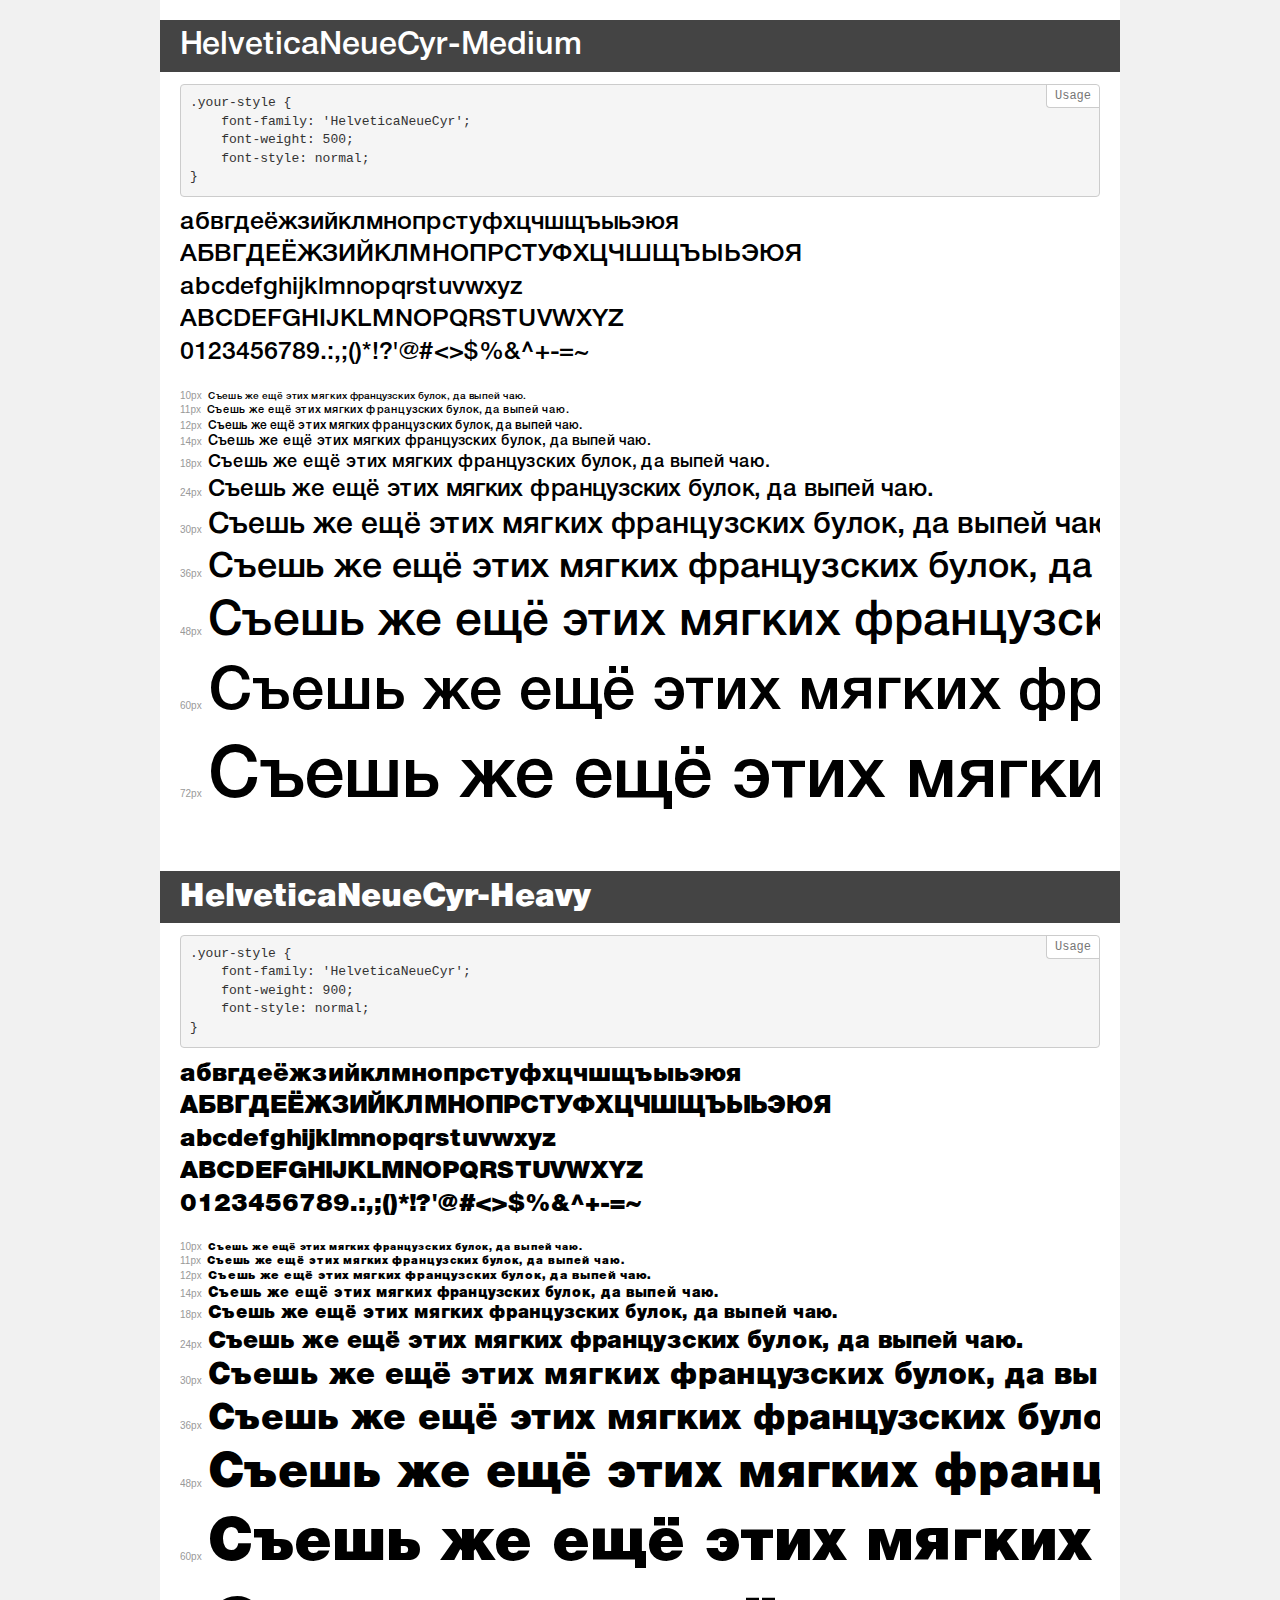
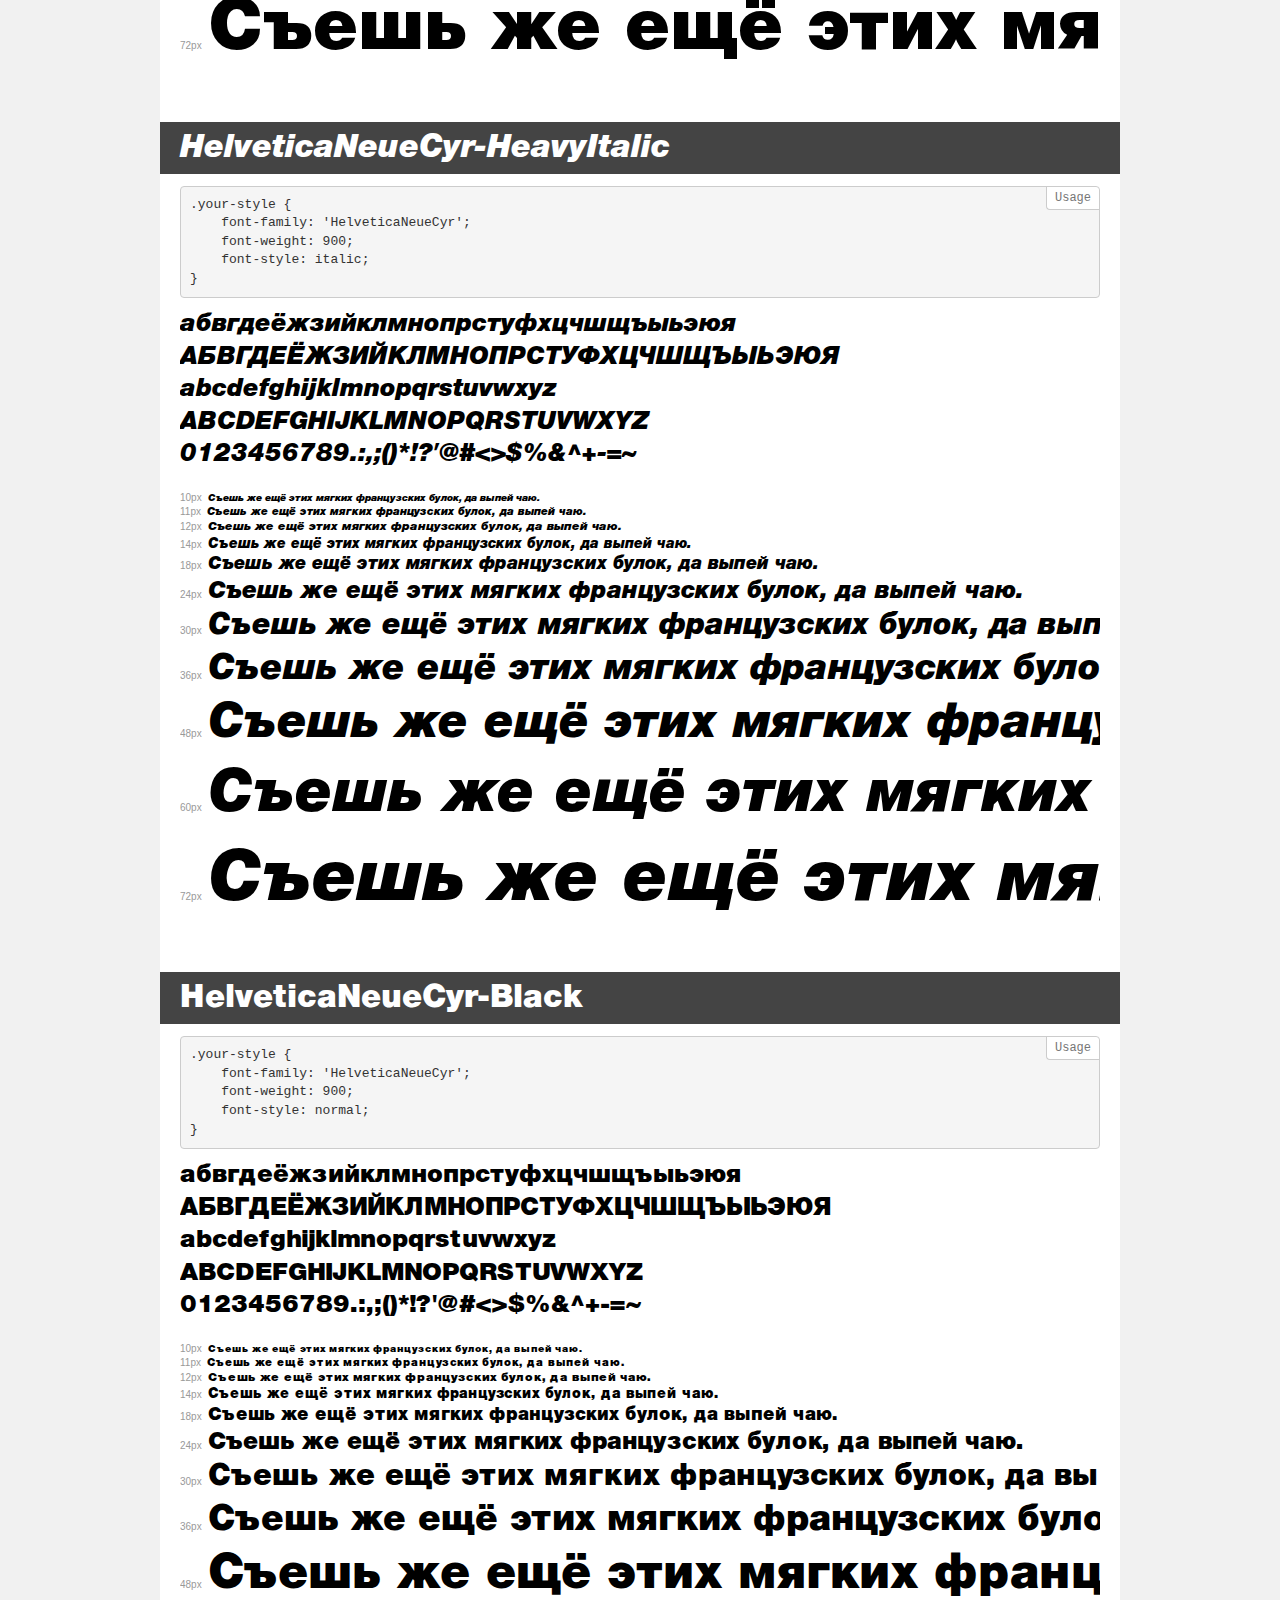
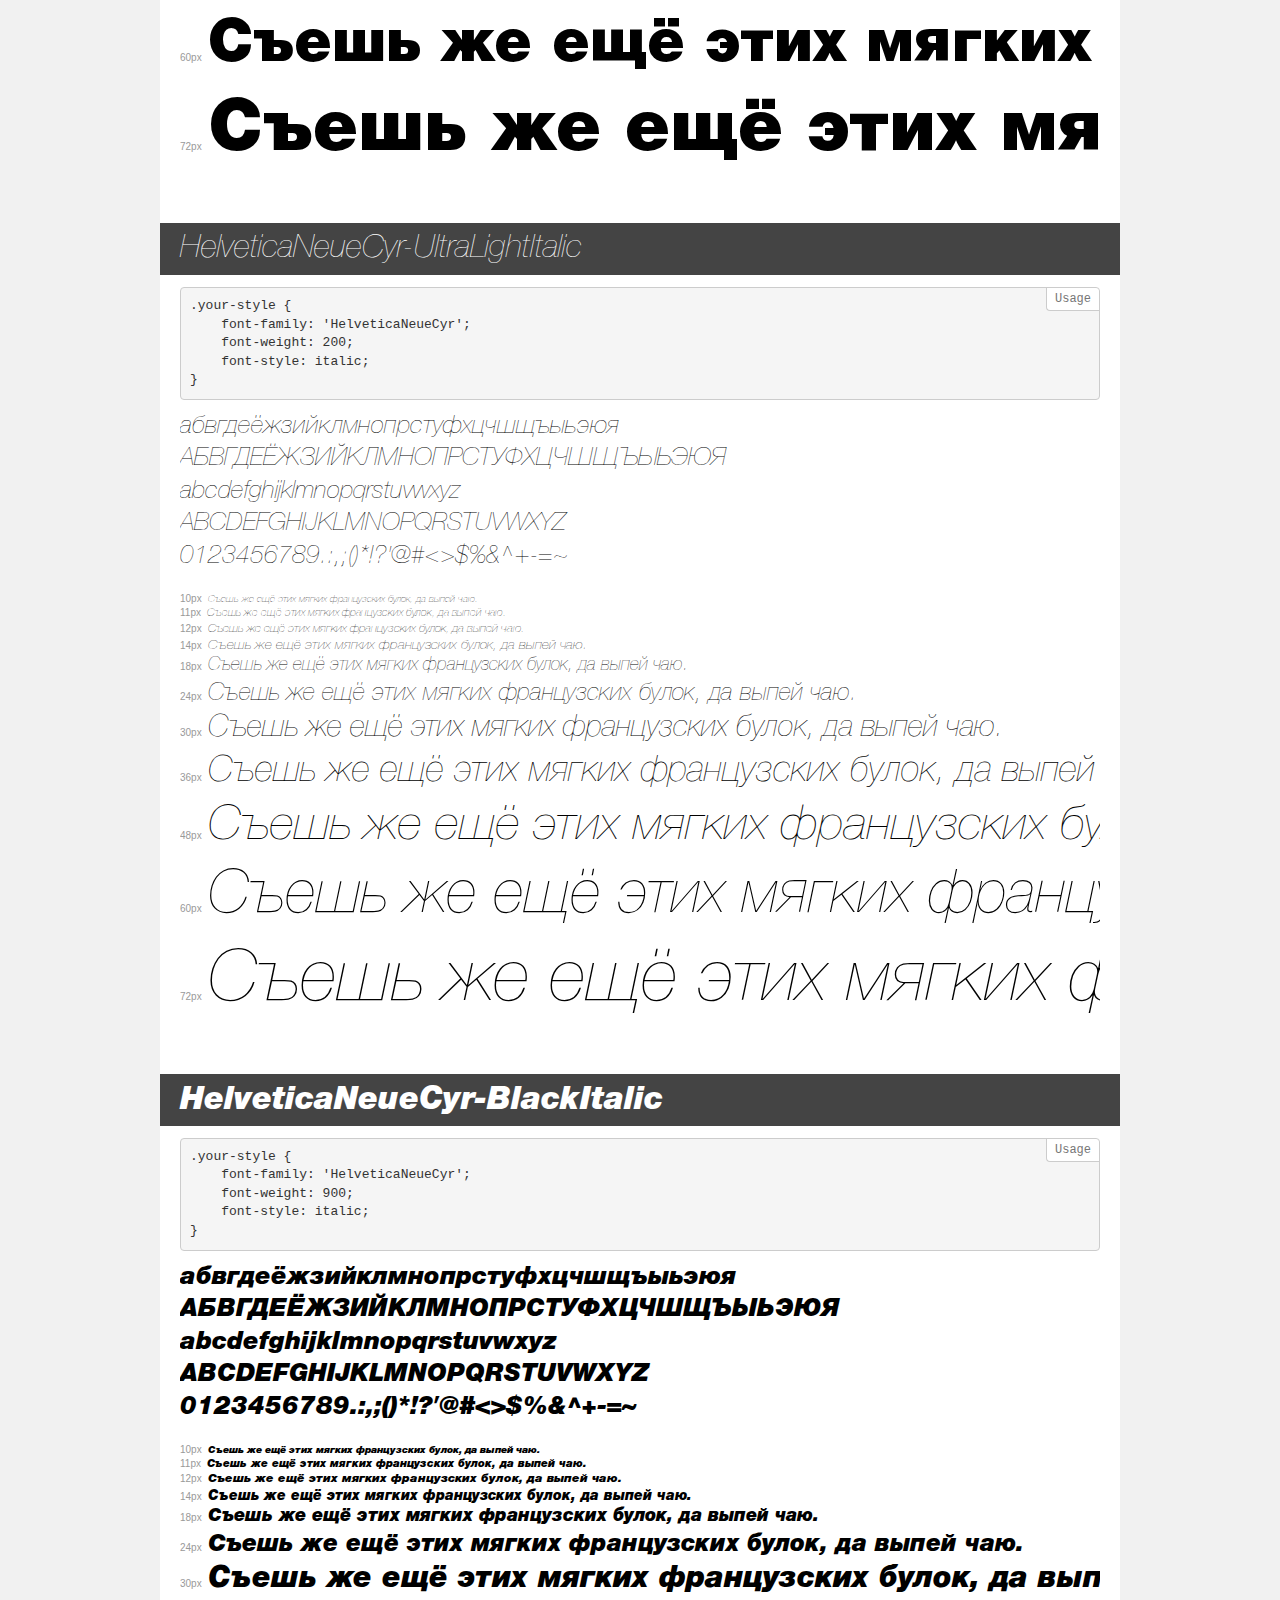
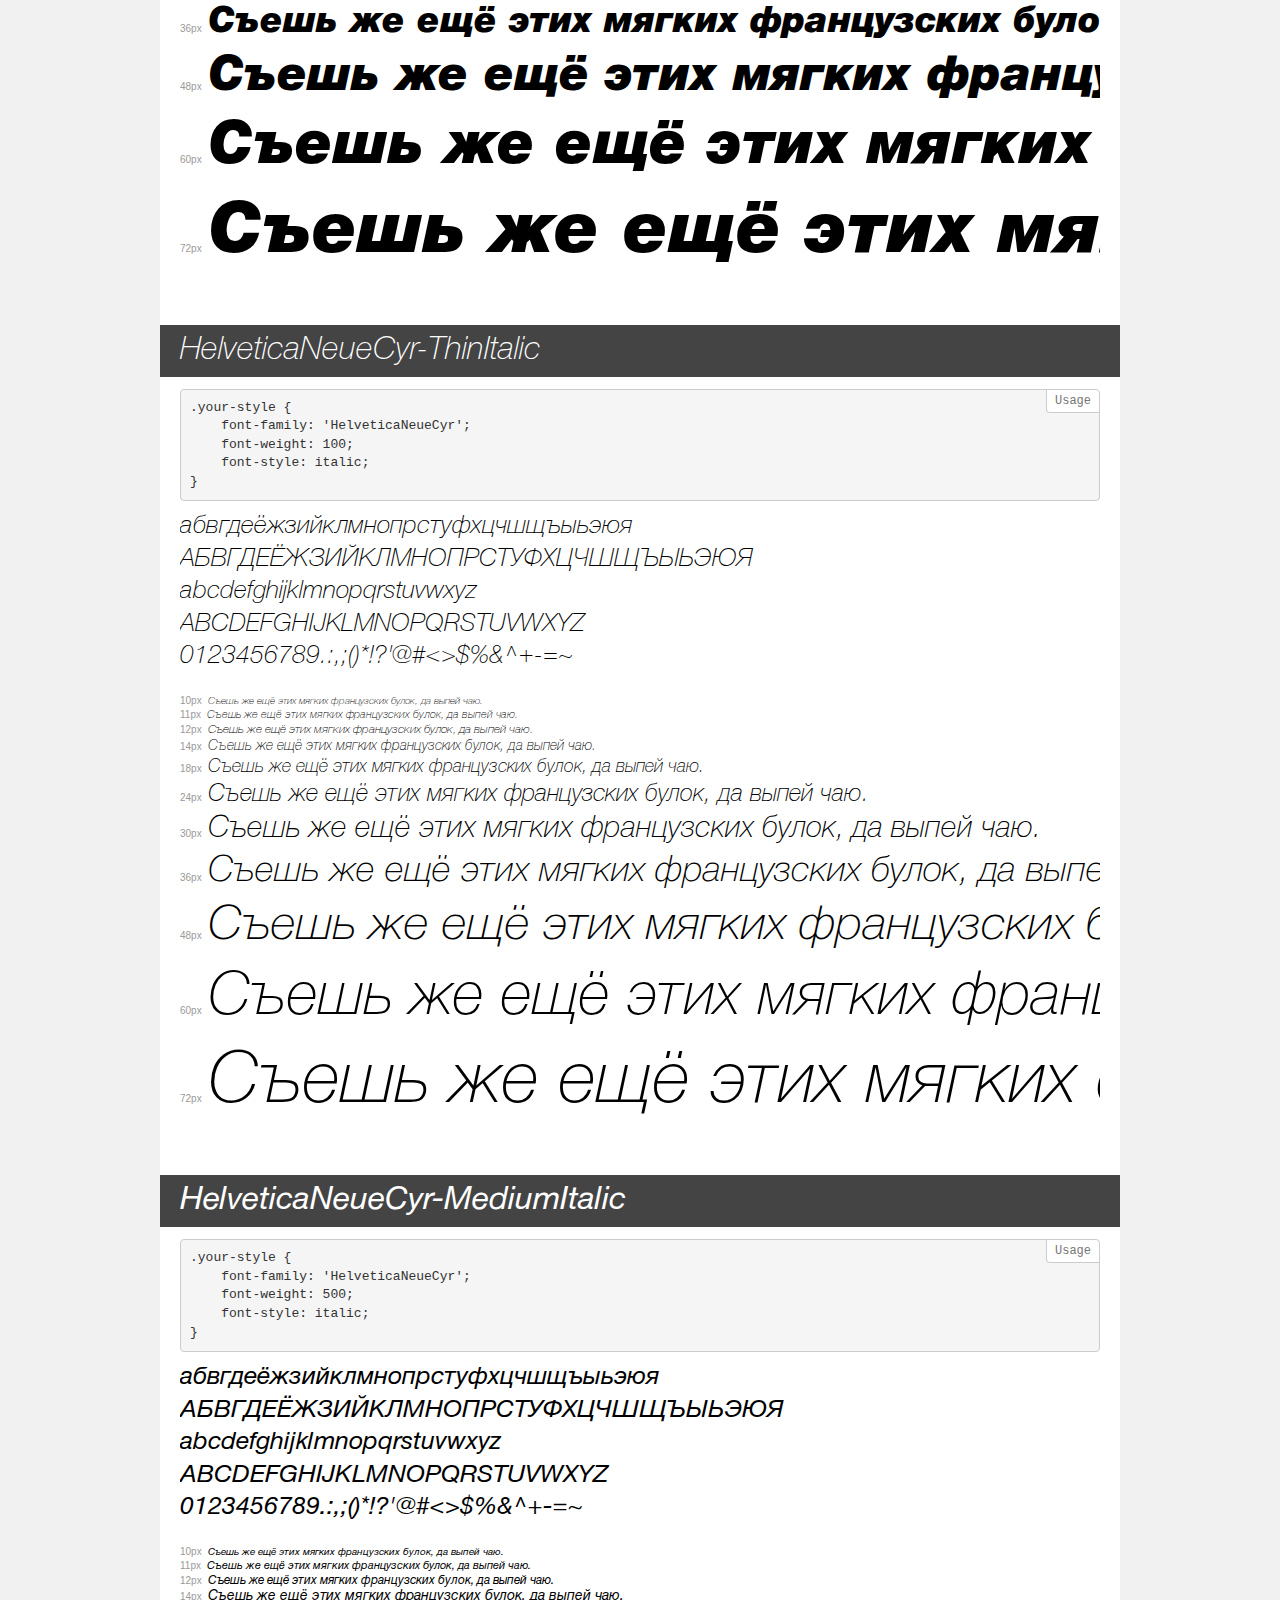
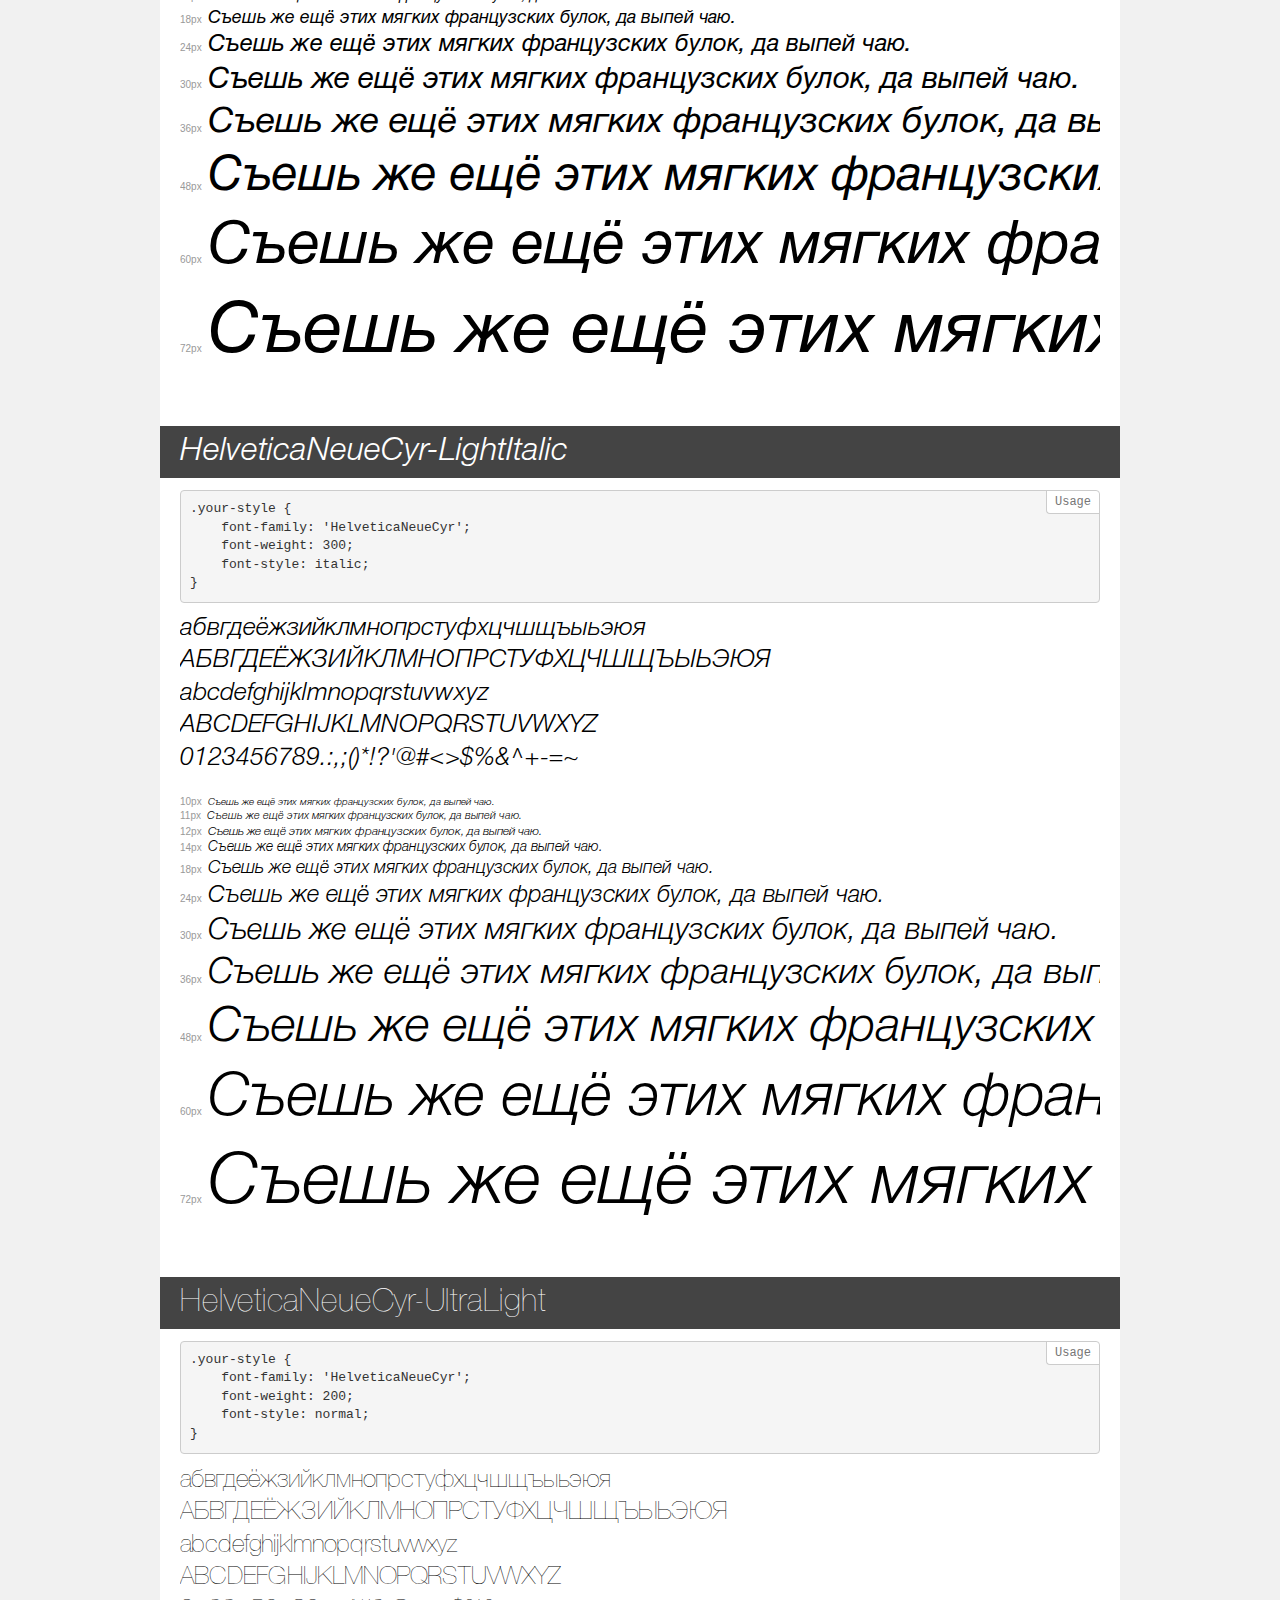
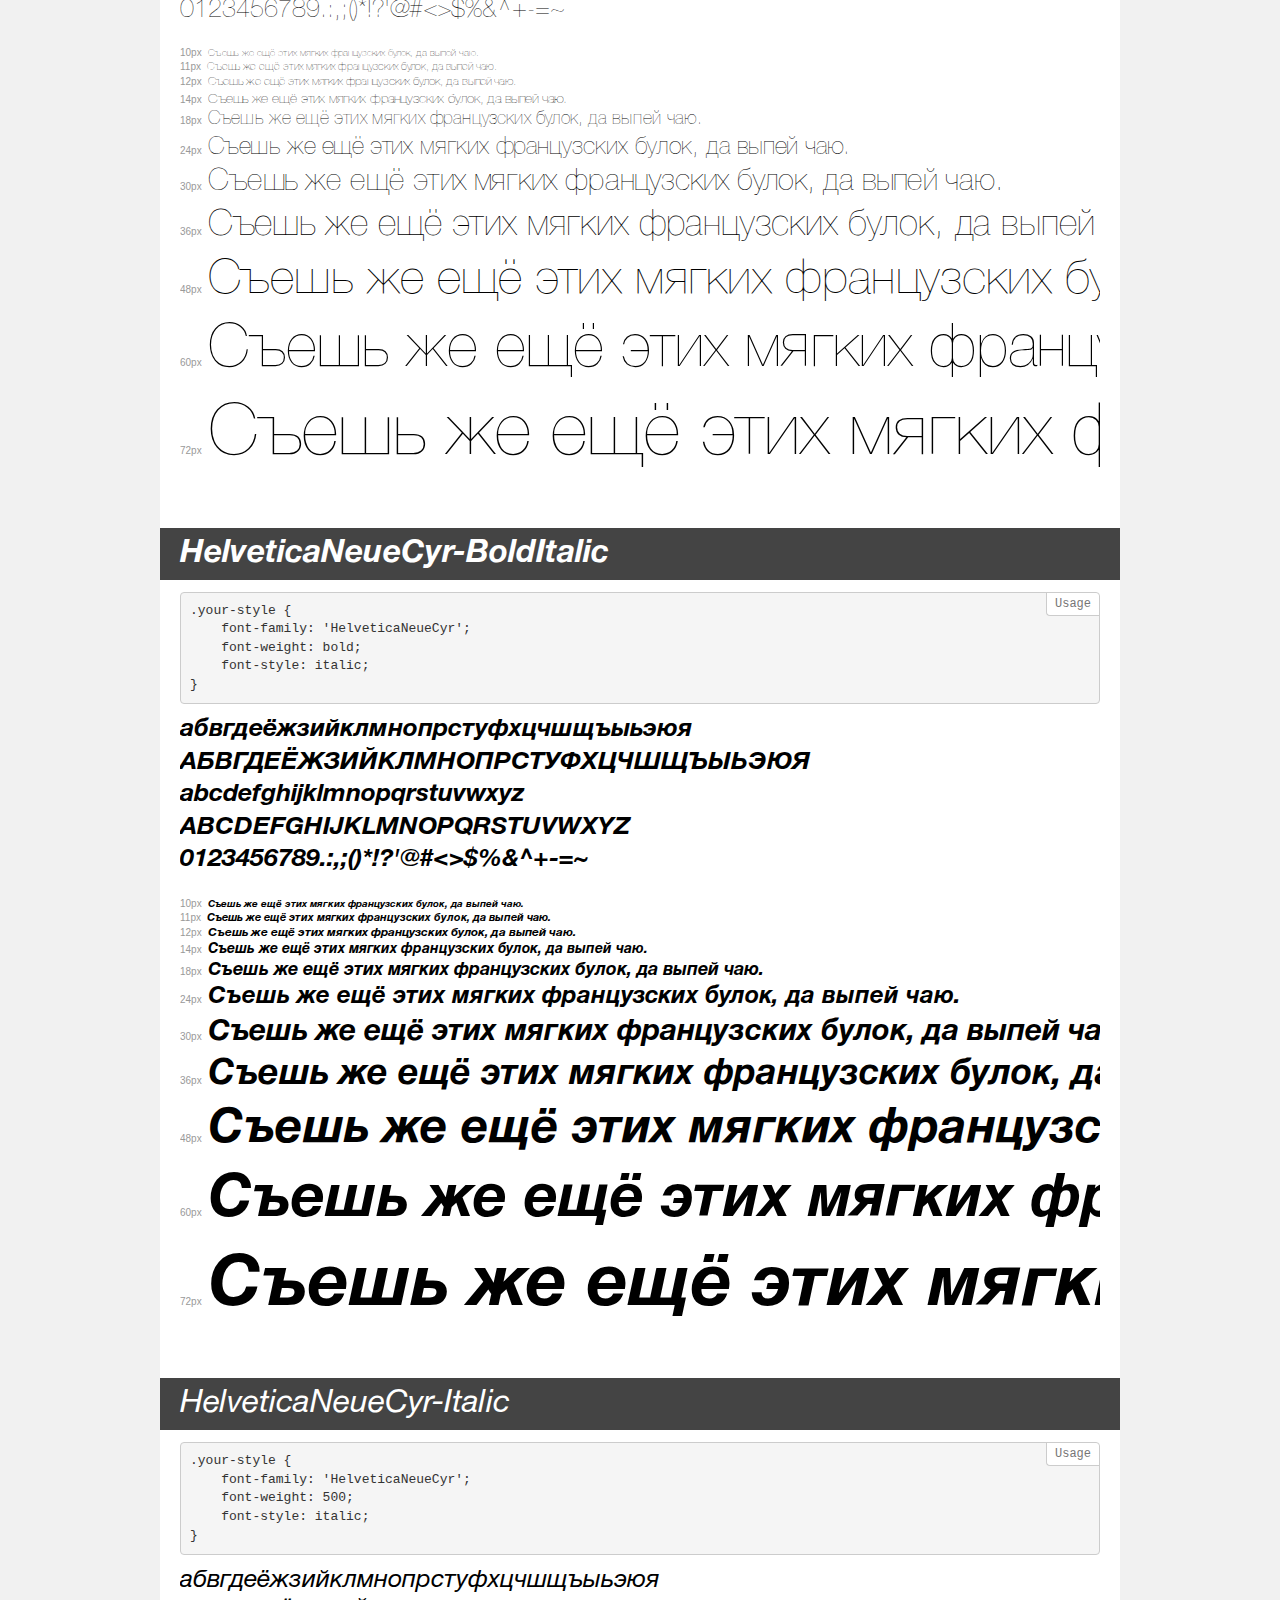
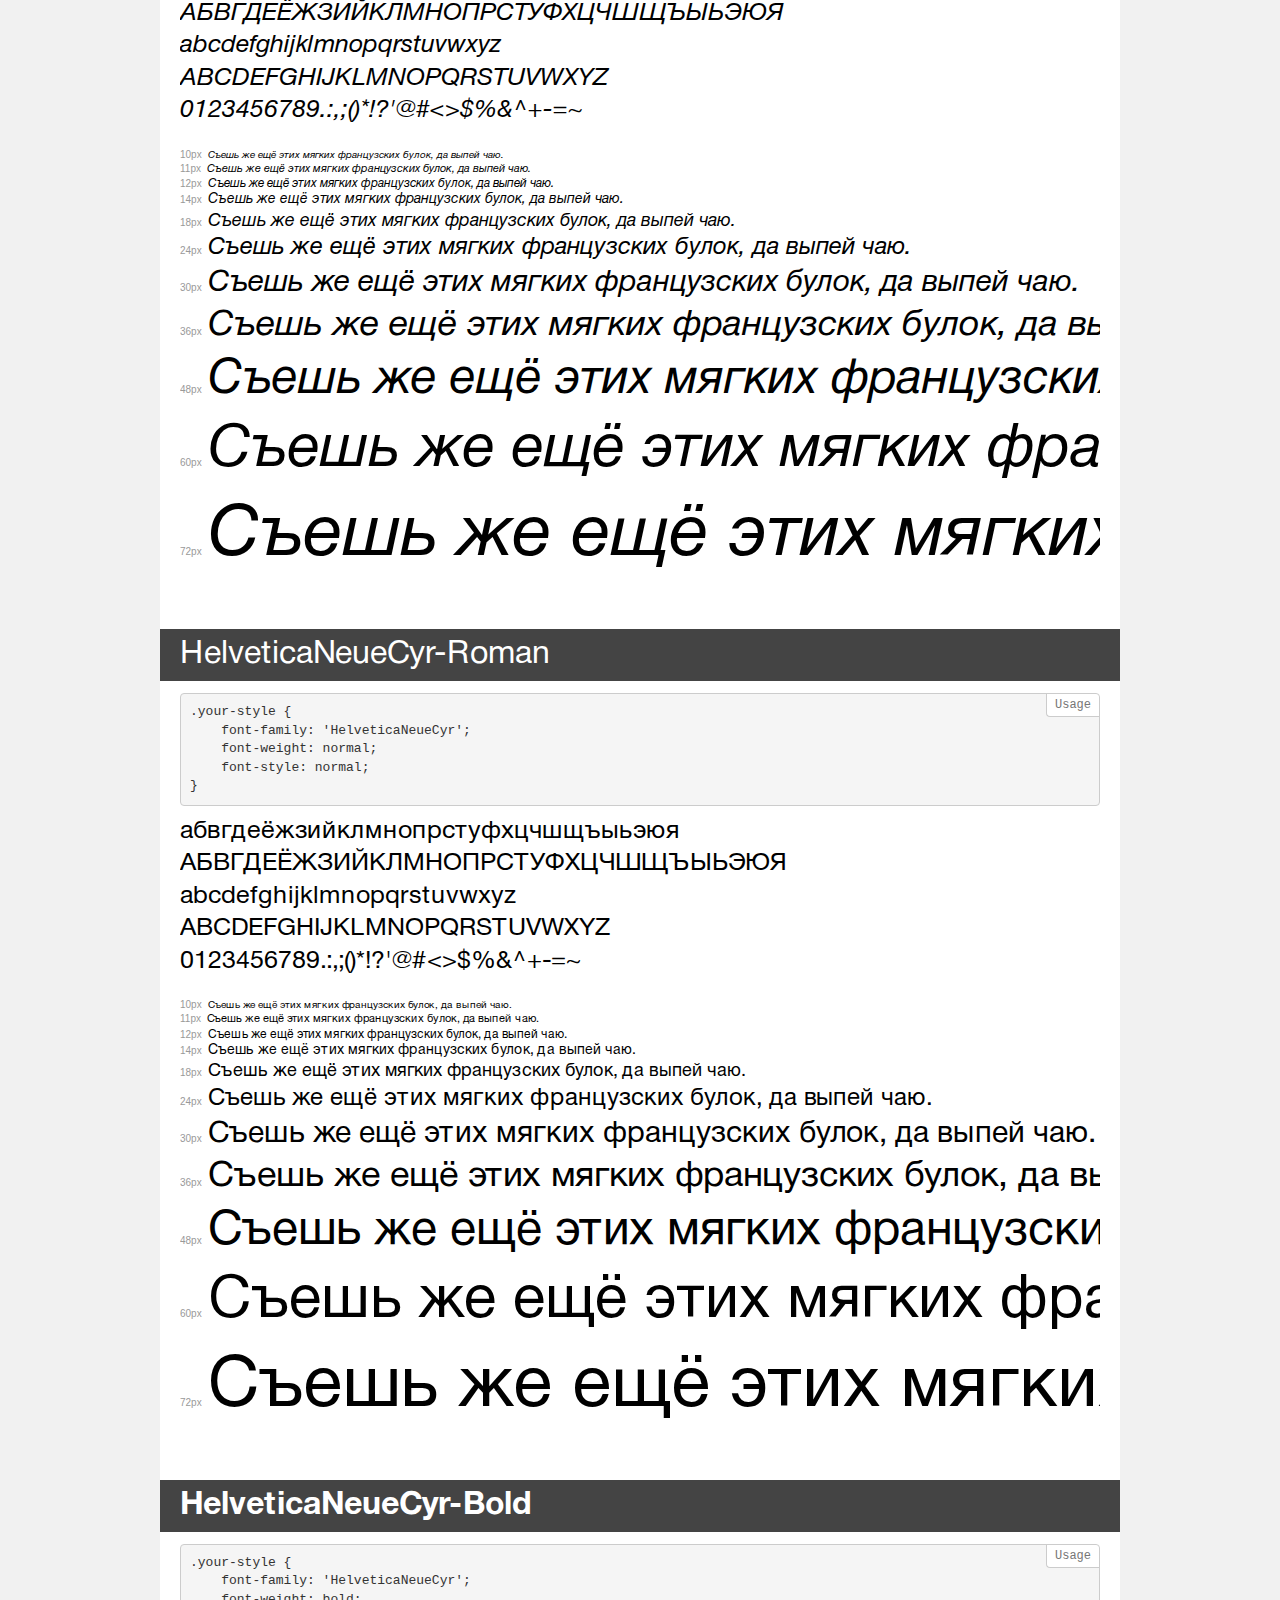
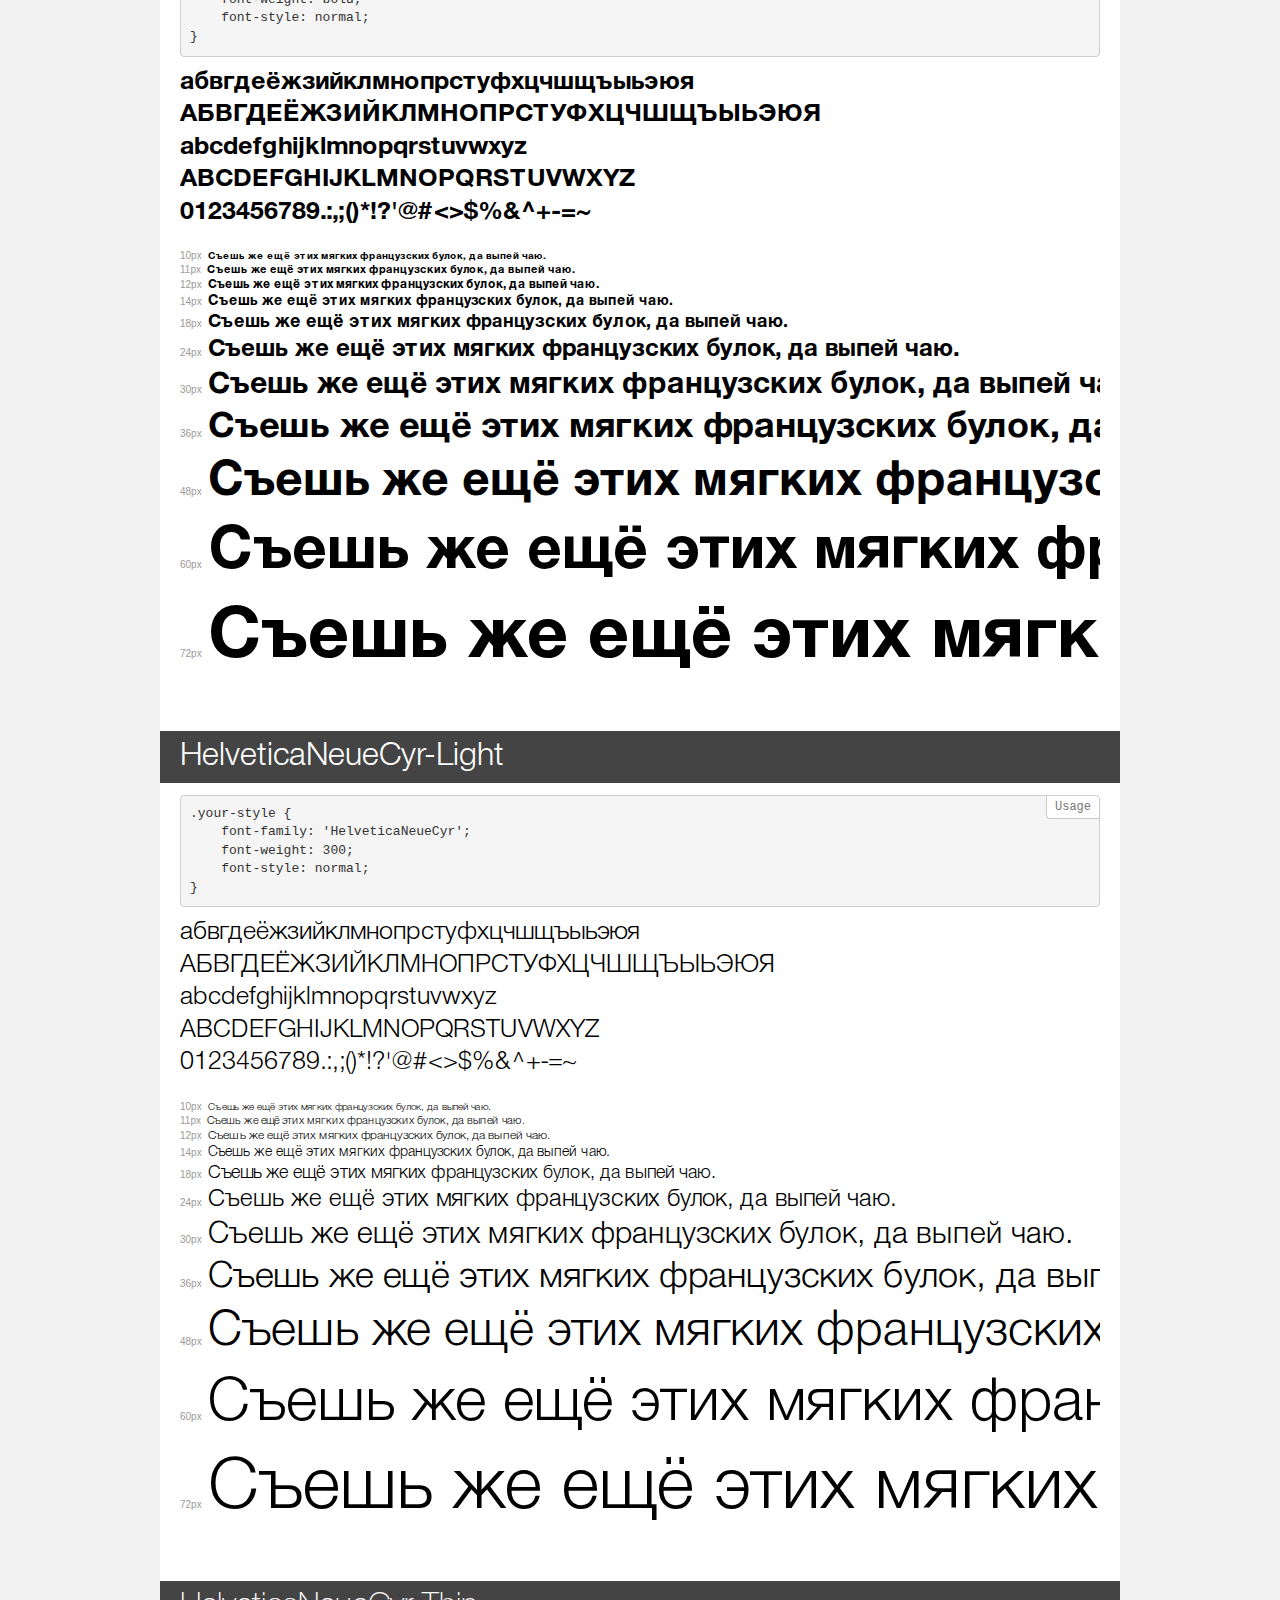
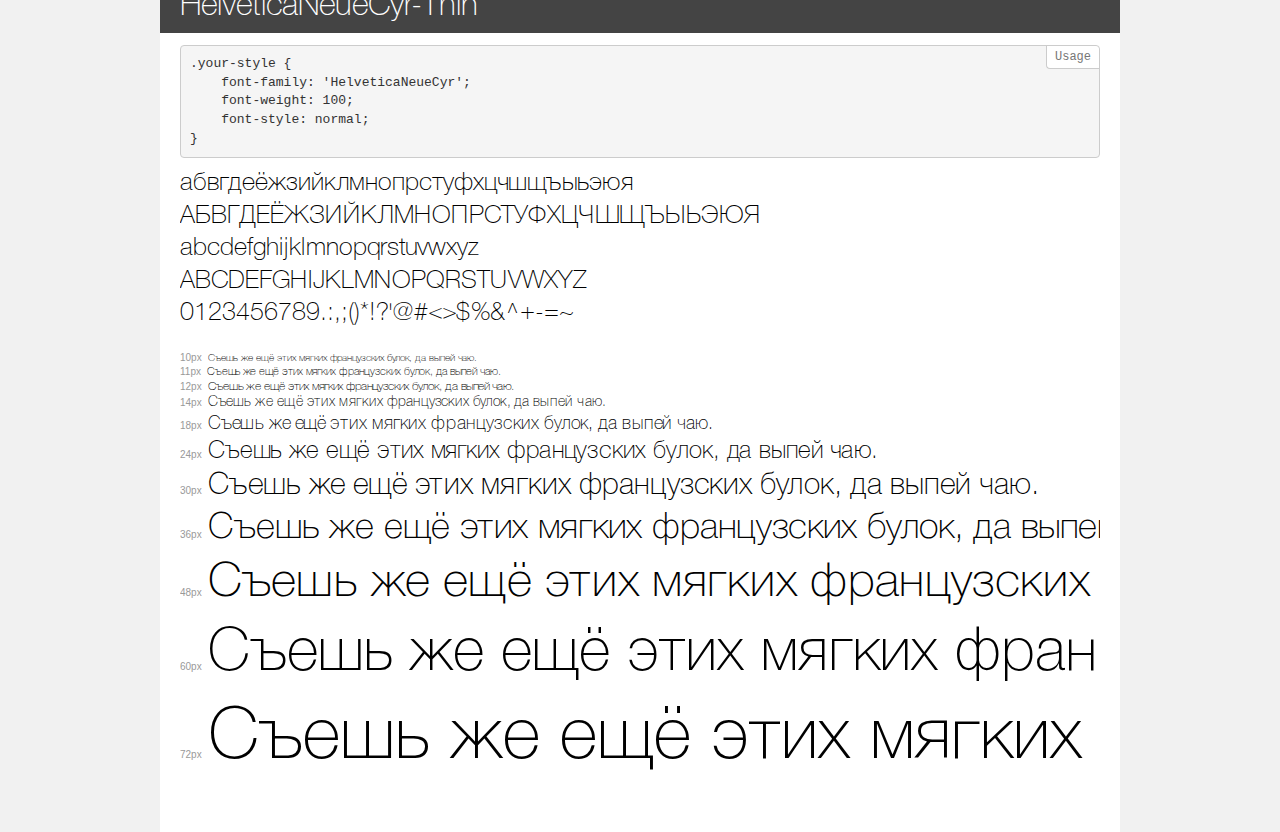
<file: fonts/HelveticaNeueCyr/demo.html>
<!DOCTYPE html>
<html>
<head>
	<meta charset="utf-8">
	<meta http-equiv="X-UA-Compatible" content="IE=edge">
	<meta name="viewport" content="width=device-width, initial-scale=1">
	<meta name="robots" content="noindex, noarchive">
	<title>Transfonter demo</title>
	<link href="stylesheet.css" rel="stylesheet">
	<style>
		/*
		http://meyerweb.com/eric/tools/css/reset/
		v2.0 | 20110126
		License: none (public domain)
		*/
		html, body, div, span, applet, object, iframe,
		h1, h2, h3, h4, h5, h6, p, blockquote, pre,
		a, abbr, acronym, address, big, cite, code,
		del, dfn, em, img, ins, kbd, q, s, samp,
		small, strike, strong, sub, sup, tt, var,
		b, u, i, center,
		dl, dt, dd, ol, ul, li,
		fieldset, form, label, legend,
		table, caption, tbody, tfoot, thead, tr, th, td,
		article, aside, canvas, details, embed,
		figure, figcaption, footer, header, hgroup,
		menu, nav, output, ruby, section, summary,
		time, mark, audio, video {
			margin: 0;
			padding: 0;
			border: 0;
			font-size: 100%;
			font: inherit;
			vertical-align: baseline;
		}
		/* HTML5 display-role reset for older browsers */
		article, aside, details, figcaption, figure,
		footer, header, hgroup, menu, nav, section {
			display: block;
		}
		body {
			line-height: 1;
		}
		ol, ul {
			list-style: none;
		}
		blockquote, q {
			quotes: none;
		}
		blockquote:before, blockquote:after,
		q:before, q:after {
			content: '';
			content: none;
		}
		table {
			border-collapse: collapse;
			border-spacing: 0;
		}
		/* common styles */
		body {
			background: #f1f1f1;
			color: #000;
		}
		.page {
			background: #fff;
			width: 920px;
			margin: 0 auto;
			padding: 20px 20px 0 20px;
			overflow: hidden;
		}
		.font-container {
			overflow-x: auto;
			overflow-y: hidden;
			margin-bottom: 40px;
			line-height: 1.3;
			white-space: nowrap;
			padding-bottom: 5px;
		}
		h1 {
			position: relative;
			background: #444;
			font-size: 32px;
			color: #fff;
			padding: 10px 20px;
			margin: 0 -20px 12px -20px;
		}
		.letters {
			font-size: 25px;
			margin-bottom: 20px;
		}
		.s10:before {
			content: '10px';
		}
		.s11:before {
			content: '11px';
		}
		.s12:before {
			content: '12px';
		}
		.s14:before {
			content: '14px';
		}
		.s18:before {
			content: '18px';
		}
		.s24:before {
			content: '24px';
		}
		.s30:before {
			content: '30px';
		}
		.s36:before {
			content: '36px';
		}
		.s48:before {
			content: '48px';
		}
		.s60:before {
			content: '60px';
		}
		.s72:before {
			content: '72px';
		}
		.s10:before, .s11:before, .s12:before, .s14:before,
		.s18:before, .s24:before, .s30:before, .s36:before,
		.s48:before, .s60:before, .s72:before {
			font-family: Arial, sans-serif;
			font-size: 10px;
			font-weight: normal;
			font-style: normal;
			color: #999;
			padding-right: 6px;
		}
		pre {
			display: block;
			position: relative;
			padding: 9px;
			margin: 0 0 10px;
			font-family: Monaco, Menlo, Consolas, "Courier New", monospace !important;
			font-size: 13px;
			line-height: 1.428571429;
			color: #333;
			font-weight: normal !important;
			font-style: normal !important;
			background-color: #f5f5f5;
			border: 1px solid #ccc;
			overflow-x: auto;
			border-radius: 4px;
		}
		pre:after {
			display: block;
			position: absolute;
			right: 0;
			top: 0;
			content: 'Usage';
			line-height: 1;
			padding: 5px 8px;
			font-size: 12px;
			color: #767676;
			background-color: #fff;
			border: 1px solid #ccc;
			border-right: none;
			border-top: none;
			border-radius: 0 4px 0 4px;
			z-index: 10;
		}
		/* responsive */
		@media (max-width: 959px) {
			.page {
				width: auto;
				margin: 0;
			}
		}
	</style>
</head>
<body>
<div class="page">
	<div class="demo" style="font-family: 'HelveticaNeueCyr'; font-weight: 500; font-style: normal;">
		<h1>HelveticaNeueCyr-Medium</h1>
		<pre>.your-style {
    font-family: 'HelveticaNeueCyr';
    font-weight: 500;
    font-style: normal;
}</pre>
		<div class="font-container">
			<p class="letters">
				абвгдеёжзийклмнопрстуфхцчшщъыьэюя <br />
				АБВГДЕЁЖЗИЙКЛМНОПРСТУФХЦЧШЩЪЫЬЭЮЯ <br />
				abcdefghijklmnopqrstuvwxyz <br />
				ABCDEFGHIJKLMNOPQRSTUVWXYZ <br />				0123456789.:,;()*!?'@#<>$%&^+-=~
			</p>
			<p class="s10" style="font-size: 10px;">Съешь же ещё этих мягких французских булок, да выпей чаю.</p>
			<p class="s11" style="font-size: 11px;">Съешь же ещё этих мягких французских булок, да выпей чаю.</p>
			<p class="s12" style="font-size: 12px;">Съешь же ещё этих мягких французских булок, да выпей чаю.</p>
			<p class="s14" style="font-size: 14px;">Съешь же ещё этих мягких французских булок, да выпей чаю.</p>
			<p class="s18" style="font-size: 18px;">Съешь же ещё этих мягких французских булок, да выпей чаю.</p>
			<p class="s24" style="font-size: 24px;">Съешь же ещё этих мягких французских булок, да выпей чаю.</p>
			<p class="s30" style="font-size: 30px;">Съешь же ещё этих мягких французских булок, да выпей чаю.</p>
			<p class="s36" style="font-size: 36px;">Съешь же ещё этих мягких французских булок, да выпей чаю.</p>
			<p class="s48" style="font-size: 48px;">Съешь же ещё этих мягких французских булок, да выпей чаю.</p>
			<p class="s60" style="font-size: 60px;">Съешь же ещё этих мягких французских булок, да выпей чаю.</p>
			<p class="s72" style="font-size: 72px;">Съешь же ещё этих мягких французских булок, да выпей чаю.</p>
		</div>
	</div>
	<div class="demo" style="font-family: 'HelveticaNeueCyr'; font-weight: 900; font-style: normal;">
		<h1>HelveticaNeueCyr-Heavy</h1>
		<pre>.your-style {
    font-family: 'HelveticaNeueCyr';
    font-weight: 900;
    font-style: normal;
}</pre>
		<div class="font-container">
			<p class="letters">
				абвгдеёжзийклмнопрстуфхцчшщъыьэюя <br />
				АБВГДЕЁЖЗИЙКЛМНОПРСТУФХЦЧШЩЪЫЬЭЮЯ <br />
				abcdefghijklmnopqrstuvwxyz <br />
				ABCDEFGHIJKLMNOPQRSTUVWXYZ <br />				0123456789.:,;()*!?'@#<>$%&^+-=~
			</p>
			<p class="s10" style="font-size: 10px;">Съешь же ещё этих мягких французских булок, да выпей чаю.</p>
			<p class="s11" style="font-size: 11px;">Съешь же ещё этих мягких французских булок, да выпей чаю.</p>
			<p class="s12" style="font-size: 12px;">Съешь же ещё этих мягких французских булок, да выпей чаю.</p>
			<p class="s14" style="font-size: 14px;">Съешь же ещё этих мягких французских булок, да выпей чаю.</p>
			<p class="s18" style="font-size: 18px;">Съешь же ещё этих мягких французских булок, да выпей чаю.</p>
			<p class="s24" style="font-size: 24px;">Съешь же ещё этих мягких французских булок, да выпей чаю.</p>
			<p class="s30" style="font-size: 30px;">Съешь же ещё этих мягких французских булок, да выпей чаю.</p>
			<p class="s36" style="font-size: 36px;">Съешь же ещё этих мягких французских булок, да выпей чаю.</p>
			<p class="s48" style="font-size: 48px;">Съешь же ещё этих мягких французских булок, да выпей чаю.</p>
			<p class="s60" style="font-size: 60px;">Съешь же ещё этих мягких французских булок, да выпей чаю.</p>
			<p class="s72" style="font-size: 72px;">Съешь же ещё этих мягких французских булок, да выпей чаю.</p>
		</div>
	</div>
	<div class="demo" style="font-family: 'HelveticaNeueCyr'; font-weight: 900; font-style: italic;">
		<h1>HelveticaNeueCyr-HeavyItalic</h1>
		<pre>.your-style {
    font-family: 'HelveticaNeueCyr';
    font-weight: 900;
    font-style: italic;
}</pre>
		<div class="font-container">
			<p class="letters">
				абвгдеёжзийклмнопрстуфхцчшщъыьэюя <br />
				АБВГДЕЁЖЗИЙКЛМНОПРСТУФХЦЧШЩЪЫЬЭЮЯ <br />
				abcdefghijklmnopqrstuvwxyz <br />
				ABCDEFGHIJKLMNOPQRSTUVWXYZ <br />				0123456789.:,;()*!?'@#<>$%&^+-=~
			</p>
			<p class="s10" style="font-size: 10px;">Съешь же ещё этих мягких французских булок, да выпей чаю.</p>
			<p class="s11" style="font-size: 11px;">Съешь же ещё этих мягких французских булок, да выпей чаю.</p>
			<p class="s12" style="font-size: 12px;">Съешь же ещё этих мягких французских булок, да выпей чаю.</p>
			<p class="s14" style="font-size: 14px;">Съешь же ещё этих мягких французских булок, да выпей чаю.</p>
			<p class="s18" style="font-size: 18px;">Съешь же ещё этих мягких французских булок, да выпей чаю.</p>
			<p class="s24" style="font-size: 24px;">Съешь же ещё этих мягких французских булок, да выпей чаю.</p>
			<p class="s30" style="font-size: 30px;">Съешь же ещё этих мягких французских булок, да выпей чаю.</p>
			<p class="s36" style="font-size: 36px;">Съешь же ещё этих мягких французских булок, да выпей чаю.</p>
			<p class="s48" style="font-size: 48px;">Съешь же ещё этих мягких французских булок, да выпей чаю.</p>
			<p class="s60" style="font-size: 60px;">Съешь же ещё этих мягких французских булок, да выпей чаю.</p>
			<p class="s72" style="font-size: 72px;">Съешь же ещё этих мягких французских булок, да выпей чаю.</p>
		</div>
	</div>
	<div class="demo" style="font-family: 'HelveticaNeueCyr'; font-weight: 900; font-style: normal;">
		<h1>HelveticaNeueCyr-Black</h1>
		<pre>.your-style {
    font-family: 'HelveticaNeueCyr';
    font-weight: 900;
    font-style: normal;
}</pre>
		<div class="font-container">
			<p class="letters">
				абвгдеёжзийклмнопрстуфхцчшщъыьэюя <br />
				АБВГДЕЁЖЗИЙКЛМНОПРСТУФХЦЧШЩЪЫЬЭЮЯ <br />
				abcdefghijklmnopqrstuvwxyz <br />
				ABCDEFGHIJKLMNOPQRSTUVWXYZ <br />				0123456789.:,;()*!?'@#<>$%&^+-=~
			</p>
			<p class="s10" style="font-size: 10px;">Съешь же ещё этих мягких французских булок, да выпей чаю.</p>
			<p class="s11" style="font-size: 11px;">Съешь же ещё этих мягких французских булок, да выпей чаю.</p>
			<p class="s12" style="font-size: 12px;">Съешь же ещё этих мягких французских булок, да выпей чаю.</p>
			<p class="s14" style="font-size: 14px;">Съешь же ещё этих мягких французских булок, да выпей чаю.</p>
			<p class="s18" style="font-size: 18px;">Съешь же ещё этих мягких французских булок, да выпей чаю.</p>
			<p class="s24" style="font-size: 24px;">Съешь же ещё этих мягких французских булок, да выпей чаю.</p>
			<p class="s30" style="font-size: 30px;">Съешь же ещё этих мягких французских булок, да выпей чаю.</p>
			<p class="s36" style="font-size: 36px;">Съешь же ещё этих мягких французских булок, да выпей чаю.</p>
			<p class="s48" style="font-size: 48px;">Съешь же ещё этих мягких французских булок, да выпей чаю.</p>
			<p class="s60" style="font-size: 60px;">Съешь же ещё этих мягких французских булок, да выпей чаю.</p>
			<p class="s72" style="font-size: 72px;">Съешь же ещё этих мягких французских булок, да выпей чаю.</p>
		</div>
	</div>
	<div class="demo" style="font-family: 'HelveticaNeueCyr'; font-weight: 200; font-style: italic;">
		<h1>HelveticaNeueCyr-UltraLightItalic</h1>
		<pre>.your-style {
    font-family: 'HelveticaNeueCyr';
    font-weight: 200;
    font-style: italic;
}</pre>
		<div class="font-container">
			<p class="letters">
				абвгдеёжзийклмнопрстуфхцчшщъыьэюя <br />
				АБВГДЕЁЖЗИЙКЛМНОПРСТУФХЦЧШЩЪЫЬЭЮЯ <br />
				abcdefghijklmnopqrstuvwxyz <br />
				ABCDEFGHIJKLMNOPQRSTUVWXYZ <br />				0123456789.:,;()*!?'@#<>$%&^+-=~
			</p>
			<p class="s10" style="font-size: 10px;">Съешь же ещё этих мягких французских булок, да выпей чаю.</p>
			<p class="s11" style="font-size: 11px;">Съешь же ещё этих мягких французских булок, да выпей чаю.</p>
			<p class="s12" style="font-size: 12px;">Съешь же ещё этих мягких французских булок, да выпей чаю.</p>
			<p class="s14" style="font-size: 14px;">Съешь же ещё этих мягких французских булок, да выпей чаю.</p>
			<p class="s18" style="font-size: 18px;">Съешь же ещё этих мягких французских булок, да выпей чаю.</p>
			<p class="s24" style="font-size: 24px;">Съешь же ещё этих мягких французских булок, да выпей чаю.</p>
			<p class="s30" style="font-size: 30px;">Съешь же ещё этих мягких французских булок, да выпей чаю.</p>
			<p class="s36" style="font-size: 36px;">Съешь же ещё этих мягких французских булок, да выпей чаю.</p>
			<p class="s48" style="font-size: 48px;">Съешь же ещё этих мягких французских булок, да выпей чаю.</p>
			<p class="s60" style="font-size: 60px;">Съешь же ещё этих мягких французских булок, да выпей чаю.</p>
			<p class="s72" style="font-size: 72px;">Съешь же ещё этих мягких французских булок, да выпей чаю.</p>
		</div>
	</div>
	<div class="demo" style="font-family: 'HelveticaNeueCyr'; font-weight: 900; font-style: italic;">
		<h1>HelveticaNeueCyr-BlackItalic</h1>
		<pre>.your-style {
    font-family: 'HelveticaNeueCyr';
    font-weight: 900;
    font-style: italic;
}</pre>
		<div class="font-container">
			<p class="letters">
				абвгдеёжзийклмнопрстуфхцчшщъыьэюя <br />
				АБВГДЕЁЖЗИЙКЛМНОПРСТУФХЦЧШЩЪЫЬЭЮЯ <br />
				abcdefghijklmnopqrstuvwxyz <br />
				ABCDEFGHIJKLMNOPQRSTUVWXYZ <br />				0123456789.:,;()*!?'@#<>$%&^+-=~
			</p>
			<p class="s10" style="font-size: 10px;">Съешь же ещё этих мягких французских булок, да выпей чаю.</p>
			<p class="s11" style="font-size: 11px;">Съешь же ещё этих мягких французских булок, да выпей чаю.</p>
			<p class="s12" style="font-size: 12px;">Съешь же ещё этих мягких французских булок, да выпей чаю.</p>
			<p class="s14" style="font-size: 14px;">Съешь же ещё этих мягких французских булок, да выпей чаю.</p>
			<p class="s18" style="font-size: 18px;">Съешь же ещё этих мягких французских булок, да выпей чаю.</p>
			<p class="s24" style="font-size: 24px;">Съешь же ещё этих мягких французских булок, да выпей чаю.</p>
			<p class="s30" style="font-size: 30px;">Съешь же ещё этих мягких французских булок, да выпей чаю.</p>
			<p class="s36" style="font-size: 36px;">Съешь же ещё этих мягких французских булок, да выпей чаю.</p>
			<p class="s48" style="font-size: 48px;">Съешь же ещё этих мягких французских булок, да выпей чаю.</p>
			<p class="s60" style="font-size: 60px;">Съешь же ещё этих мягких французских булок, да выпей чаю.</p>
			<p class="s72" style="font-size: 72px;">Съешь же ещё этих мягких французских булок, да выпей чаю.</p>
		</div>
	</div>
	<div class="demo" style="font-family: 'HelveticaNeueCyr'; font-weight: 100; font-style: italic;">
		<h1>HelveticaNeueCyr-ThinItalic</h1>
		<pre>.your-style {
    font-family: 'HelveticaNeueCyr';
    font-weight: 100;
    font-style: italic;
}</pre>
		<div class="font-container">
			<p class="letters">
				абвгдеёжзийклмнопрстуфхцчшщъыьэюя <br />
				АБВГДЕЁЖЗИЙКЛМНОПРСТУФХЦЧШЩЪЫЬЭЮЯ <br />
				abcdefghijklmnopqrstuvwxyz <br />
				ABCDEFGHIJKLMNOPQRSTUVWXYZ <br />				0123456789.:,;()*!?'@#<>$%&^+-=~
			</p>
			<p class="s10" style="font-size: 10px;">Съешь же ещё этих мягких французских булок, да выпей чаю.</p>
			<p class="s11" style="font-size: 11px;">Съешь же ещё этих мягких французских булок, да выпей чаю.</p>
			<p class="s12" style="font-size: 12px;">Съешь же ещё этих мягких французских булок, да выпей чаю.</p>
			<p class="s14" style="font-size: 14px;">Съешь же ещё этих мягких французских булок, да выпей чаю.</p>
			<p class="s18" style="font-size: 18px;">Съешь же ещё этих мягких французских булок, да выпей чаю.</p>
			<p class="s24" style="font-size: 24px;">Съешь же ещё этих мягких французских булок, да выпей чаю.</p>
			<p class="s30" style="font-size: 30px;">Съешь же ещё этих мягких французских булок, да выпей чаю.</p>
			<p class="s36" style="font-size: 36px;">Съешь же ещё этих мягких французских булок, да выпей чаю.</p>
			<p class="s48" style="font-size: 48px;">Съешь же ещё этих мягких французских булок, да выпей чаю.</p>
			<p class="s60" style="font-size: 60px;">Съешь же ещё этих мягких французских булок, да выпей чаю.</p>
			<p class="s72" style="font-size: 72px;">Съешь же ещё этих мягких французских булок, да выпей чаю.</p>
		</div>
	</div>
	<div class="demo" style="font-family: 'HelveticaNeueCyr'; font-weight: 500; font-style: italic;">
		<h1>HelveticaNeueCyr-MediumItalic</h1>
		<pre>.your-style {
    font-family: 'HelveticaNeueCyr';
    font-weight: 500;
    font-style: italic;
}</pre>
		<div class="font-container">
			<p class="letters">
				абвгдеёжзийклмнопрстуфхцчшщъыьэюя <br />
				АБВГДЕЁЖЗИЙКЛМНОПРСТУФХЦЧШЩЪЫЬЭЮЯ <br />
				abcdefghijklmnopqrstuvwxyz <br />
				ABCDEFGHIJKLMNOPQRSTUVWXYZ <br />				0123456789.:,;()*!?'@#<>$%&^+-=~
			</p>
			<p class="s10" style="font-size: 10px;">Съешь же ещё этих мягких французских булок, да выпей чаю.</p>
			<p class="s11" style="font-size: 11px;">Съешь же ещё этих мягких французских булок, да выпей чаю.</p>
			<p class="s12" style="font-size: 12px;">Съешь же ещё этих мягких французских булок, да выпей чаю.</p>
			<p class="s14" style="font-size: 14px;">Съешь же ещё этих мягких французских булок, да выпей чаю.</p>
			<p class="s18" style="font-size: 18px;">Съешь же ещё этих мягких французских булок, да выпей чаю.</p>
			<p class="s24" style="font-size: 24px;">Съешь же ещё этих мягких французских булок, да выпей чаю.</p>
			<p class="s30" style="font-size: 30px;">Съешь же ещё этих мягких французских булок, да выпей чаю.</p>
			<p class="s36" style="font-size: 36px;">Съешь же ещё этих мягких французских булок, да выпей чаю.</p>
			<p class="s48" style="font-size: 48px;">Съешь же ещё этих мягких французских булок, да выпей чаю.</p>
			<p class="s60" style="font-size: 60px;">Съешь же ещё этих мягких французских булок, да выпей чаю.</p>
			<p class="s72" style="font-size: 72px;">Съешь же ещё этих мягких французских булок, да выпей чаю.</p>
		</div>
	</div>
	<div class="demo" style="font-family: 'HelveticaNeueCyr'; font-weight: 300; font-style: italic;">
		<h1>HelveticaNeueCyr-LightItalic</h1>
		<pre>.your-style {
    font-family: 'HelveticaNeueCyr';
    font-weight: 300;
    font-style: italic;
}</pre>
		<div class="font-container">
			<p class="letters">
				абвгдеёжзийклмнопрстуфхцчшщъыьэюя <br />
				АБВГДЕЁЖЗИЙКЛМНОПРСТУФХЦЧШЩЪЫЬЭЮЯ <br />
				abcdefghijklmnopqrstuvwxyz <br />
				ABCDEFGHIJKLMNOPQRSTUVWXYZ <br />				0123456789.:,;()*!?'@#<>$%&^+-=~
			</p>
			<p class="s10" style="font-size: 10px;">Съешь же ещё этих мягких французских булок, да выпей чаю.</p>
			<p class="s11" style="font-size: 11px;">Съешь же ещё этих мягких французских булок, да выпей чаю.</p>
			<p class="s12" style="font-size: 12px;">Съешь же ещё этих мягких французских булок, да выпей чаю.</p>
			<p class="s14" style="font-size: 14px;">Съешь же ещё этих мягких французских булок, да выпей чаю.</p>
			<p class="s18" style="font-size: 18px;">Съешь же ещё этих мягких французских булок, да выпей чаю.</p>
			<p class="s24" style="font-size: 24px;">Съешь же ещё этих мягких французских булок, да выпей чаю.</p>
			<p class="s30" style="font-size: 30px;">Съешь же ещё этих мягких французских булок, да выпей чаю.</p>
			<p class="s36" style="font-size: 36px;">Съешь же ещё этих мягких французских булок, да выпей чаю.</p>
			<p class="s48" style="font-size: 48px;">Съешь же ещё этих мягких французских булок, да выпей чаю.</p>
			<p class="s60" style="font-size: 60px;">Съешь же ещё этих мягких французских булок, да выпей чаю.</p>
			<p class="s72" style="font-size: 72px;">Съешь же ещё этих мягких французских булок, да выпей чаю.</p>
		</div>
	</div>
	<div class="demo" style="font-family: 'HelveticaNeueCyr'; font-weight: 200; font-style: normal;">
		<h1>HelveticaNeueCyr-UltraLight</h1>
		<pre>.your-style {
    font-family: 'HelveticaNeueCyr';
    font-weight: 200;
    font-style: normal;
}</pre>
		<div class="font-container">
			<p class="letters">
				абвгдеёжзийклмнопрстуфхцчшщъыьэюя <br />
				АБВГДЕЁЖЗИЙКЛМНОПРСТУФХЦЧШЩЪЫЬЭЮЯ <br />
				abcdefghijklmnopqrstuvwxyz <br />
				ABCDEFGHIJKLMNOPQRSTUVWXYZ <br />				0123456789.:,;()*!?'@#<>$%&^+-=~
			</p>
			<p class="s10" style="font-size: 10px;">Съешь же ещё этих мягких французских булок, да выпей чаю.</p>
			<p class="s11" style="font-size: 11px;">Съешь же ещё этих мягких французских булок, да выпей чаю.</p>
			<p class="s12" style="font-size: 12px;">Съешь же ещё этих мягких французских булок, да выпей чаю.</p>
			<p class="s14" style="font-size: 14px;">Съешь же ещё этих мягких французских булок, да выпей чаю.</p>
			<p class="s18" style="font-size: 18px;">Съешь же ещё этих мягких французских булок, да выпей чаю.</p>
			<p class="s24" style="font-size: 24px;">Съешь же ещё этих мягких французских булок, да выпей чаю.</p>
			<p class="s30" style="font-size: 30px;">Съешь же ещё этих мягких французских булок, да выпей чаю.</p>
			<p class="s36" style="font-size: 36px;">Съешь же ещё этих мягких французских булок, да выпей чаю.</p>
			<p class="s48" style="font-size: 48px;">Съешь же ещё этих мягких французских булок, да выпей чаю.</p>
			<p class="s60" style="font-size: 60px;">Съешь же ещё этих мягких французских булок, да выпей чаю.</p>
			<p class="s72" style="font-size: 72px;">Съешь же ещё этих мягких французских булок, да выпей чаю.</p>
		</div>
	</div>
	<div class="demo" style="font-family: 'HelveticaNeueCyr'; font-weight: bold; font-style: italic;">
		<h1>HelveticaNeueCyr-BoldItalic</h1>
		<pre>.your-style {
    font-family: 'HelveticaNeueCyr';
    font-weight: bold;
    font-style: italic;
}</pre>
		<div class="font-container">
			<p class="letters">
				абвгдеёжзийклмнопрстуфхцчшщъыьэюя <br />
				АБВГДЕЁЖЗИЙКЛМНОПРСТУФХЦЧШЩЪЫЬЭЮЯ <br />
				abcdefghijklmnopqrstuvwxyz <br />
				ABCDEFGHIJKLMNOPQRSTUVWXYZ <br />				0123456789.:,;()*!?'@#<>$%&^+-=~
			</p>
			<p class="s10" style="font-size: 10px;">Съешь же ещё этих мягких французских булок, да выпей чаю.</p>
			<p class="s11" style="font-size: 11px;">Съешь же ещё этих мягких французских булок, да выпей чаю.</p>
			<p class="s12" style="font-size: 12px;">Съешь же ещё этих мягких французских булок, да выпей чаю.</p>
			<p class="s14" style="font-size: 14px;">Съешь же ещё этих мягких французских булок, да выпей чаю.</p>
			<p class="s18" style="font-size: 18px;">Съешь же ещё этих мягких французских булок, да выпей чаю.</p>
			<p class="s24" style="font-size: 24px;">Съешь же ещё этих мягких французских булок, да выпей чаю.</p>
			<p class="s30" style="font-size: 30px;">Съешь же ещё этих мягких французских булок, да выпей чаю.</p>
			<p class="s36" style="font-size: 36px;">Съешь же ещё этих мягких французских булок, да выпей чаю.</p>
			<p class="s48" style="font-size: 48px;">Съешь же ещё этих мягких французских булок, да выпей чаю.</p>
			<p class="s60" style="font-size: 60px;">Съешь же ещё этих мягких французских булок, да выпей чаю.</p>
			<p class="s72" style="font-size: 72px;">Съешь же ещё этих мягких французских булок, да выпей чаю.</p>
		</div>
	</div>
	<div class="demo" style="font-family: 'HelveticaNeueCyr'; font-weight: 500; font-style: italic;">
		<h1>HelveticaNeueCyr-Italic</h1>
		<pre>.your-style {
    font-family: 'HelveticaNeueCyr';
    font-weight: 500;
    font-style: italic;
}</pre>
		<div class="font-container">
			<p class="letters">
				абвгдеёжзийклмнопрстуфхцчшщъыьэюя <br />
				АБВГДЕЁЖЗИЙКЛМНОПРСТУФХЦЧШЩЪЫЬЭЮЯ <br />
				abcdefghijklmnopqrstuvwxyz <br />
				ABCDEFGHIJKLMNOPQRSTUVWXYZ <br />				0123456789.:,;()*!?'@#<>$%&^+-=~
			</p>
			<p class="s10" style="font-size: 10px;">Съешь же ещё этих мягких французских булок, да выпей чаю.</p>
			<p class="s11" style="font-size: 11px;">Съешь же ещё этих мягких французских булок, да выпей чаю.</p>
			<p class="s12" style="font-size: 12px;">Съешь же ещё этих мягких французских булок, да выпей чаю.</p>
			<p class="s14" style="font-size: 14px;">Съешь же ещё этих мягких французских булок, да выпей чаю.</p>
			<p class="s18" style="font-size: 18px;">Съешь же ещё этих мягких французских булок, да выпей чаю.</p>
			<p class="s24" style="font-size: 24px;">Съешь же ещё этих мягких французских булок, да выпей чаю.</p>
			<p class="s30" style="font-size: 30px;">Съешь же ещё этих мягких французских булок, да выпей чаю.</p>
			<p class="s36" style="font-size: 36px;">Съешь же ещё этих мягких французских булок, да выпей чаю.</p>
			<p class="s48" style="font-size: 48px;">Съешь же ещё этих мягких французских булок, да выпей чаю.</p>
			<p class="s60" style="font-size: 60px;">Съешь же ещё этих мягких французских булок, да выпей чаю.</p>
			<p class="s72" style="font-size: 72px;">Съешь же ещё этих мягких французских булок, да выпей чаю.</p>
		</div>
	</div>
	<div class="demo" style="font-family: 'HelveticaNeueCyr'; font-weight: normal; font-style: normal;">
		<h1>HelveticaNeueCyr-Roman</h1>
		<pre>.your-style {
    font-family: 'HelveticaNeueCyr';
    font-weight: normal;
    font-style: normal;
}</pre>
		<div class="font-container">
			<p class="letters">
				абвгдеёжзийклмнопрстуфхцчшщъыьэюя <br />
				АБВГДЕЁЖЗИЙКЛМНОПРСТУФХЦЧШЩЪЫЬЭЮЯ <br />
				abcdefghijklmnopqrstuvwxyz <br />
				ABCDEFGHIJKLMNOPQRSTUVWXYZ <br />				0123456789.:,;()*!?'@#<>$%&^+-=~
			</p>
			<p class="s10" style="font-size: 10px;">Съешь же ещё этих мягких французских булок, да выпей чаю.</p>
			<p class="s11" style="font-size: 11px;">Съешь же ещё этих мягких французских булок, да выпей чаю.</p>
			<p class="s12" style="font-size: 12px;">Съешь же ещё этих мягких французских булок, да выпей чаю.</p>
			<p class="s14" style="font-size: 14px;">Съешь же ещё этих мягких французских булок, да выпей чаю.</p>
			<p class="s18" style="font-size: 18px;">Съешь же ещё этих мягких французских булок, да выпей чаю.</p>
			<p class="s24" style="font-size: 24px;">Съешь же ещё этих мягких французских булок, да выпей чаю.</p>
			<p class="s30" style="font-size: 30px;">Съешь же ещё этих мягких французских булок, да выпей чаю.</p>
			<p class="s36" style="font-size: 36px;">Съешь же ещё этих мягких французских булок, да выпей чаю.</p>
			<p class="s48" style="font-size: 48px;">Съешь же ещё этих мягких французских булок, да выпей чаю.</p>
			<p class="s60" style="font-size: 60px;">Съешь же ещё этих мягких французских булок, да выпей чаю.</p>
			<p class="s72" style="font-size: 72px;">Съешь же ещё этих мягких французских булок, да выпей чаю.</p>
		</div>
	</div>
	<div class="demo" style="font-family: 'HelveticaNeueCyr'; font-weight: bold; font-style: normal;">
		<h1>HelveticaNeueCyr-Bold</h1>
		<pre>.your-style {
    font-family: 'HelveticaNeueCyr';
    font-weight: bold;
    font-style: normal;
}</pre>
		<div class="font-container">
			<p class="letters">
				абвгдеёжзийклмнопрстуфхцчшщъыьэюя <br />
				АБВГДЕЁЖЗИЙКЛМНОПРСТУФХЦЧШЩЪЫЬЭЮЯ <br />
				abcdefghijklmnopqrstuvwxyz <br />
				ABCDEFGHIJKLMNOPQRSTUVWXYZ <br />				0123456789.:,;()*!?'@#<>$%&^+-=~
			</p>
			<p class="s10" style="font-size: 10px;">Съешь же ещё этих мягких французских булок, да выпей чаю.</p>
			<p class="s11" style="font-size: 11px;">Съешь же ещё этих мягких французских булок, да выпей чаю.</p>
			<p class="s12" style="font-size: 12px;">Съешь же ещё этих мягких французских булок, да выпей чаю.</p>
			<p class="s14" style="font-size: 14px;">Съешь же ещё этих мягких французских булок, да выпей чаю.</p>
			<p class="s18" style="font-size: 18px;">Съешь же ещё этих мягких французских булок, да выпей чаю.</p>
			<p class="s24" style="font-size: 24px;">Съешь же ещё этих мягких французских булок, да выпей чаю.</p>
			<p class="s30" style="font-size: 30px;">Съешь же ещё этих мягких французских булок, да выпей чаю.</p>
			<p class="s36" style="font-size: 36px;">Съешь же ещё этих мягких французских булок, да выпей чаю.</p>
			<p class="s48" style="font-size: 48px;">Съешь же ещё этих мягких французских булок, да выпей чаю.</p>
			<p class="s60" style="font-size: 60px;">Съешь же ещё этих мягких французских булок, да выпей чаю.</p>
			<p class="s72" style="font-size: 72px;">Съешь же ещё этих мягких французских булок, да выпей чаю.</p>
		</div>
	</div>
	<div class="demo" style="font-family: 'HelveticaNeueCyr'; font-weight: 300; font-style: normal;">
		<h1>HelveticaNeueCyr-Light</h1>
		<pre>.your-style {
    font-family: 'HelveticaNeueCyr';
    font-weight: 300;
    font-style: normal;
}</pre>
		<div class="font-container">
			<p class="letters">
				абвгдеёжзийклмнопрстуфхцчшщъыьэюя <br />
				АБВГДЕЁЖЗИЙКЛМНОПРСТУФХЦЧШЩЪЫЬЭЮЯ <br />
				abcdefghijklmnopqrstuvwxyz <br />
				ABCDEFGHIJKLMNOPQRSTUVWXYZ <br />				0123456789.:,;()*!?'@#<>$%&^+-=~
			</p>
			<p class="s10" style="font-size: 10px;">Съешь же ещё этих мягких французских булок, да выпей чаю.</p>
			<p class="s11" style="font-size: 11px;">Съешь же ещё этих мягких французских булок, да выпей чаю.</p>
			<p class="s12" style="font-size: 12px;">Съешь же ещё этих мягких французских булок, да выпей чаю.</p>
			<p class="s14" style="font-size: 14px;">Съешь же ещё этих мягких французских булок, да выпей чаю.</p>
			<p class="s18" style="font-size: 18px;">Съешь же ещё этих мягких французских булок, да выпей чаю.</p>
			<p class="s24" style="font-size: 24px;">Съешь же ещё этих мягких французских булок, да выпей чаю.</p>
			<p class="s30" style="font-size: 30px;">Съешь же ещё этих мягких французских булок, да выпей чаю.</p>
			<p class="s36" style="font-size: 36px;">Съешь же ещё этих мягких французских булок, да выпей чаю.</p>
			<p class="s48" style="font-size: 48px;">Съешь же ещё этих мягких французских булок, да выпей чаю.</p>
			<p class="s60" style="font-size: 60px;">Съешь же ещё этих мягких французских булок, да выпей чаю.</p>
			<p class="s72" style="font-size: 72px;">Съешь же ещё этих мягких французских булок, да выпей чаю.</p>
		</div>
	</div>
	<div class="demo" style="font-family: 'HelveticaNeueCyr'; font-weight: 100; font-style: normal;">
		<h1>HelveticaNeueCyr-Thin</h1>
		<pre>.your-style {
    font-family: 'HelveticaNeueCyr';
    font-weight: 100;
    font-style: normal;
}</pre>
		<div class="font-container">
			<p class="letters">
				абвгдеёжзийклмнопрстуфхцчшщъыьэюя <br />
				АБВГДЕЁЖЗИЙКЛМНОПРСТУФХЦЧШЩЪЫЬЭЮЯ <br />
				abcdefghijklmnopqrstuvwxyz <br />
				ABCDEFGHIJKLMNOPQRSTUVWXYZ <br />				0123456789.:,;()*!?'@#<>$%&^+-=~
			</p>
			<p class="s10" style="font-size: 10px;">Съешь же ещё этих мягких французских булок, да выпей чаю.</p>
			<p class="s11" style="font-size: 11px;">Съешь же ещё этих мягких французских булок, да выпей чаю.</p>
			<p class="s12" style="font-size: 12px;">Съешь же ещё этих мягких французских булок, да выпей чаю.</p>
			<p class="s14" style="font-size: 14px;">Съешь же ещё этих мягких французских булок, да выпей чаю.</p>
			<p class="s18" style="font-size: 18px;">Съешь же ещё этих мягких французских булок, да выпей чаю.</p>
			<p class="s24" style="font-size: 24px;">Съешь же ещё этих мягких французских булок, да выпей чаю.</p>
			<p class="s30" style="font-size: 30px;">Съешь же ещё этих мягких французских булок, да выпей чаю.</p>
			<p class="s36" style="font-size: 36px;">Съешь же ещё этих мягких французских булок, да выпей чаю.</p>
			<p class="s48" style="font-size: 48px;">Съешь же ещё этих мягких французских булок, да выпей чаю.</p>
			<p class="s60" style="font-size: 60px;">Съешь же ещё этих мягких французских булок, да выпей чаю.</p>
			<p class="s72" style="font-size: 72px;">Съешь же ещё этих мягких французских булок, да выпей чаю.</p>
		</div>
	</div>
</div>
</body>
</html>
</file>
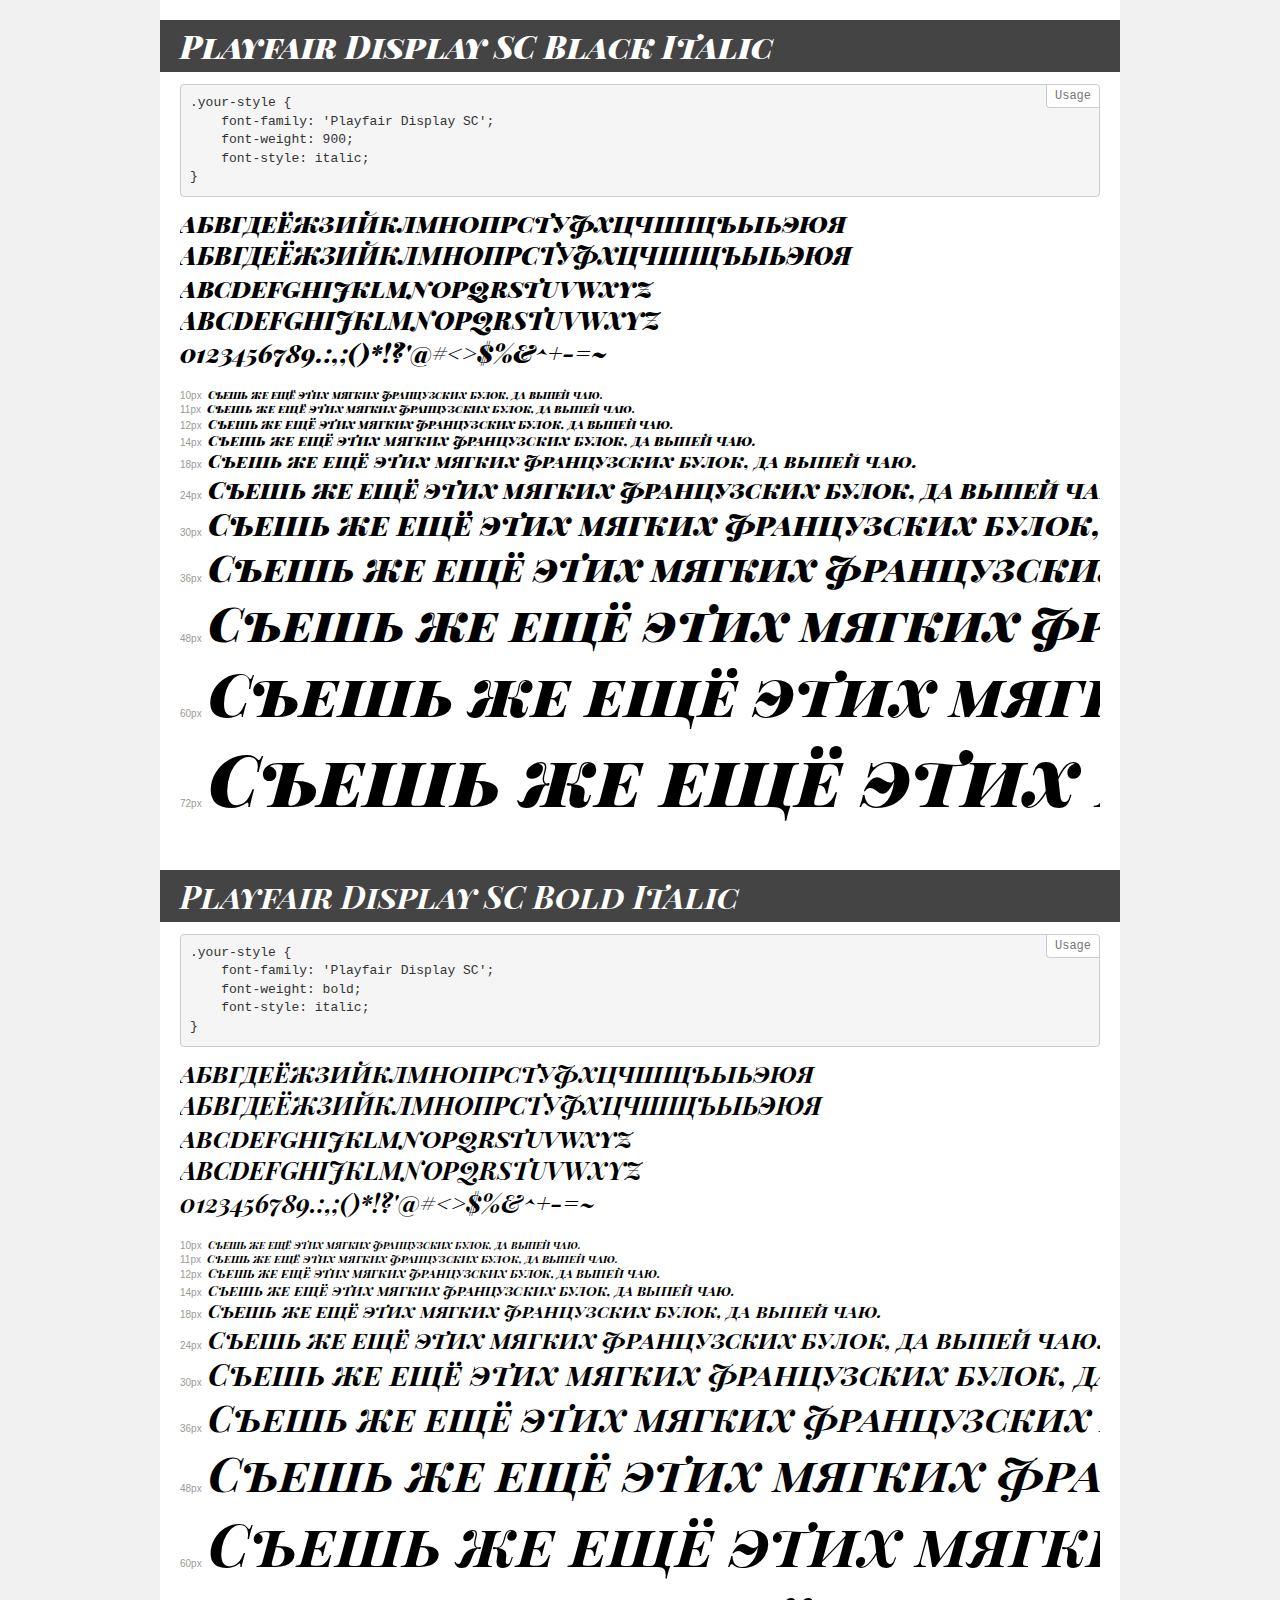
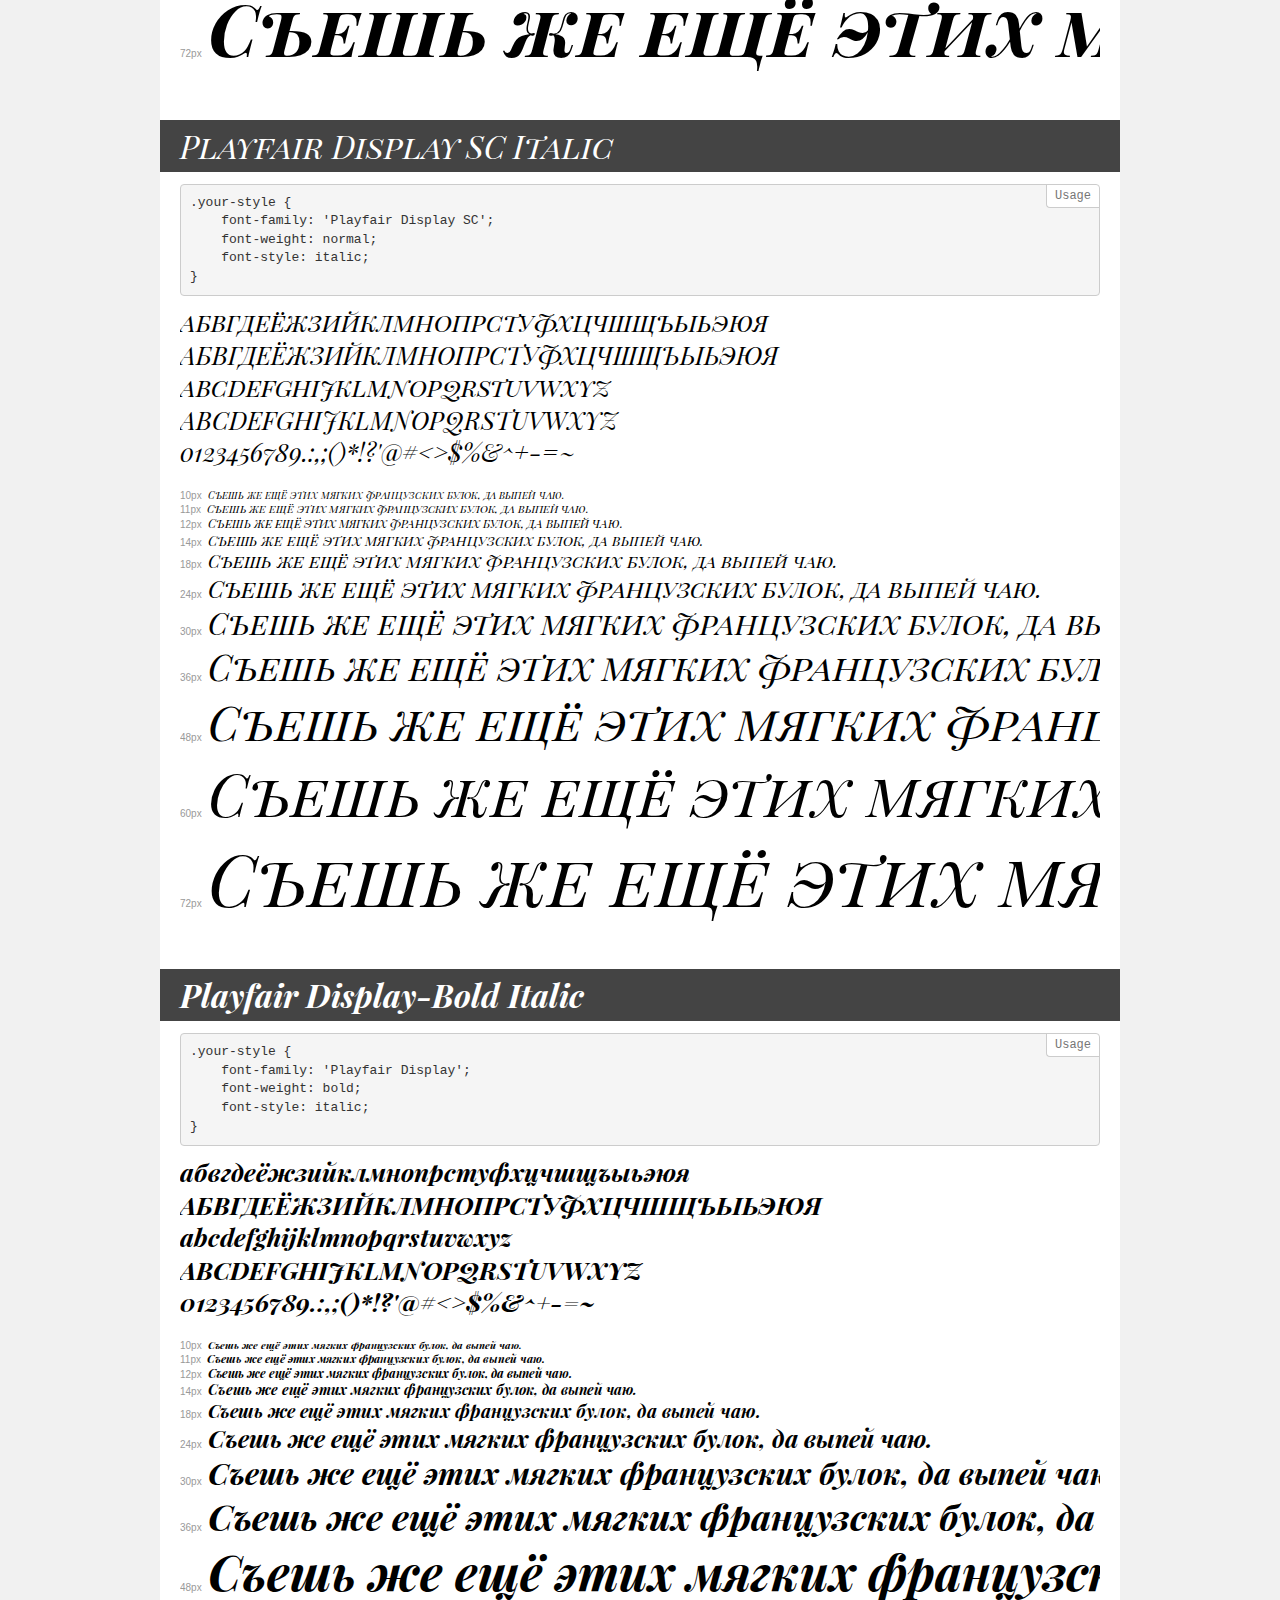
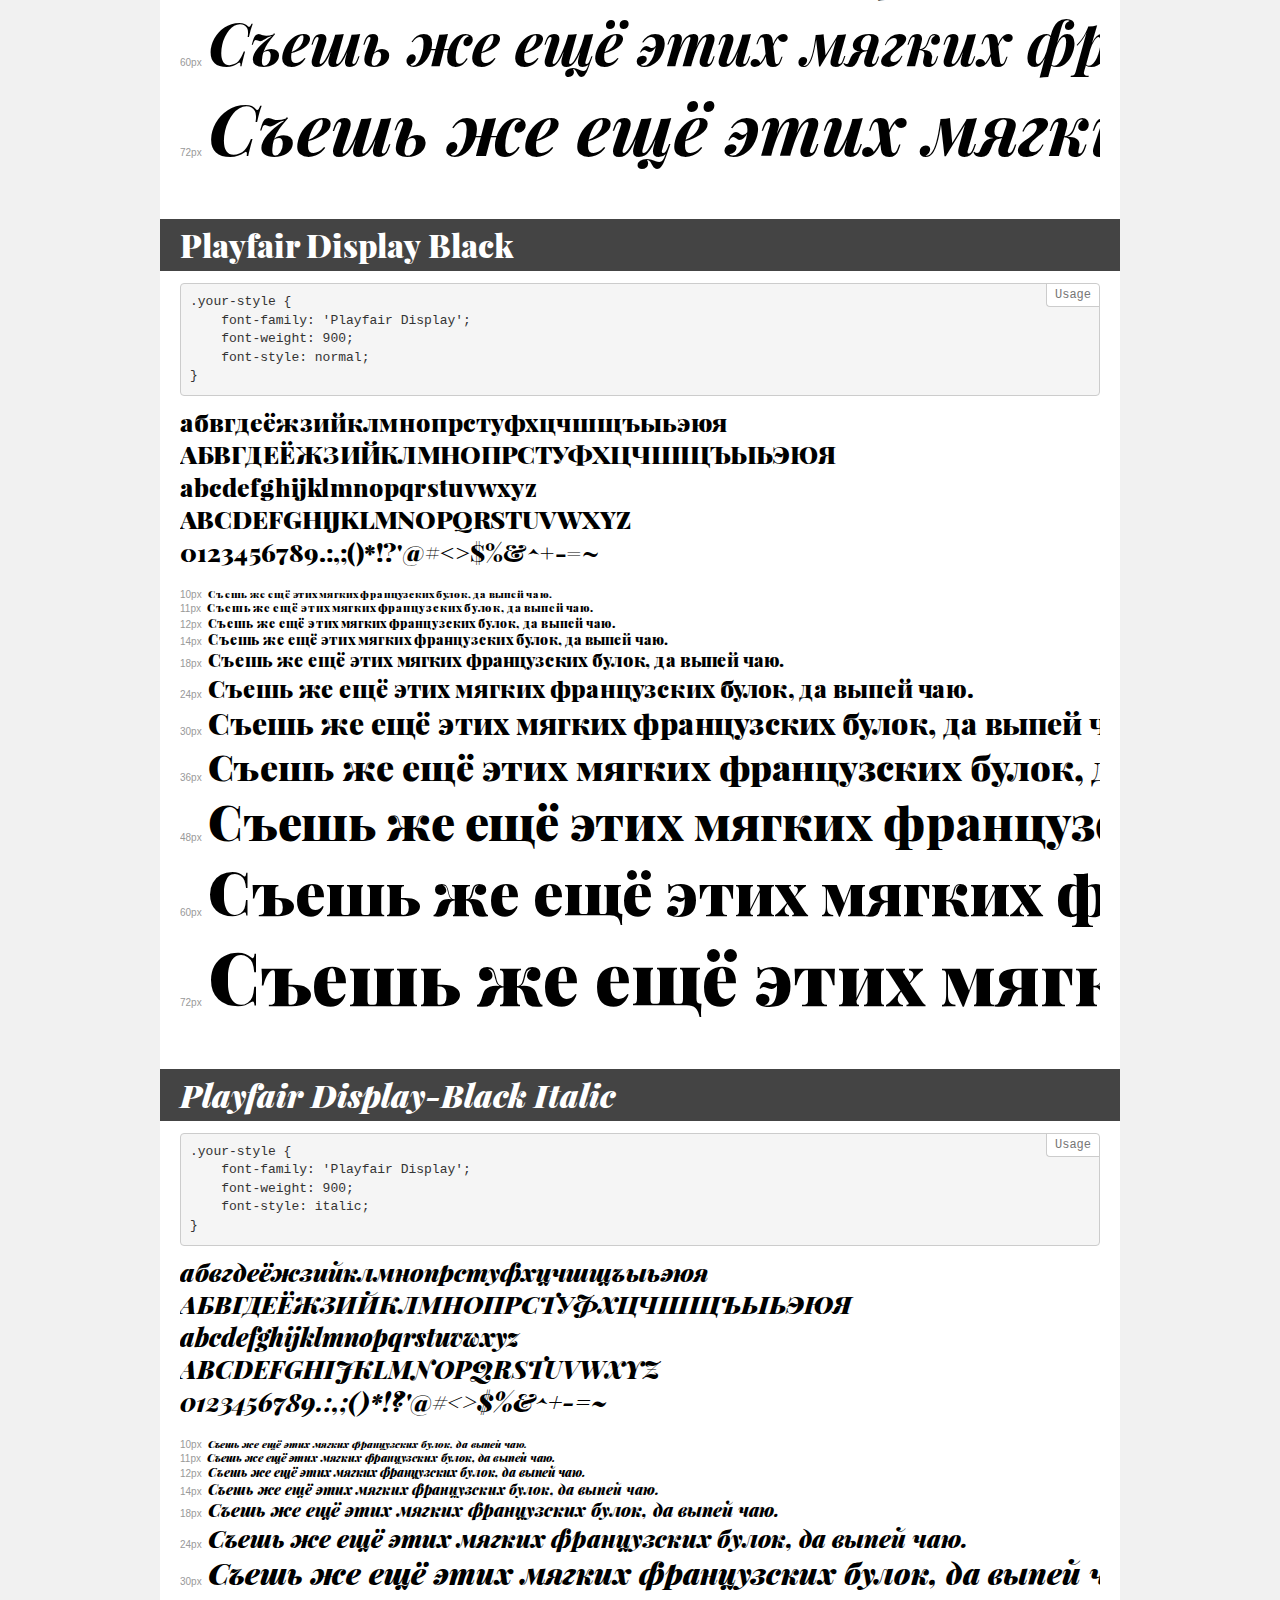
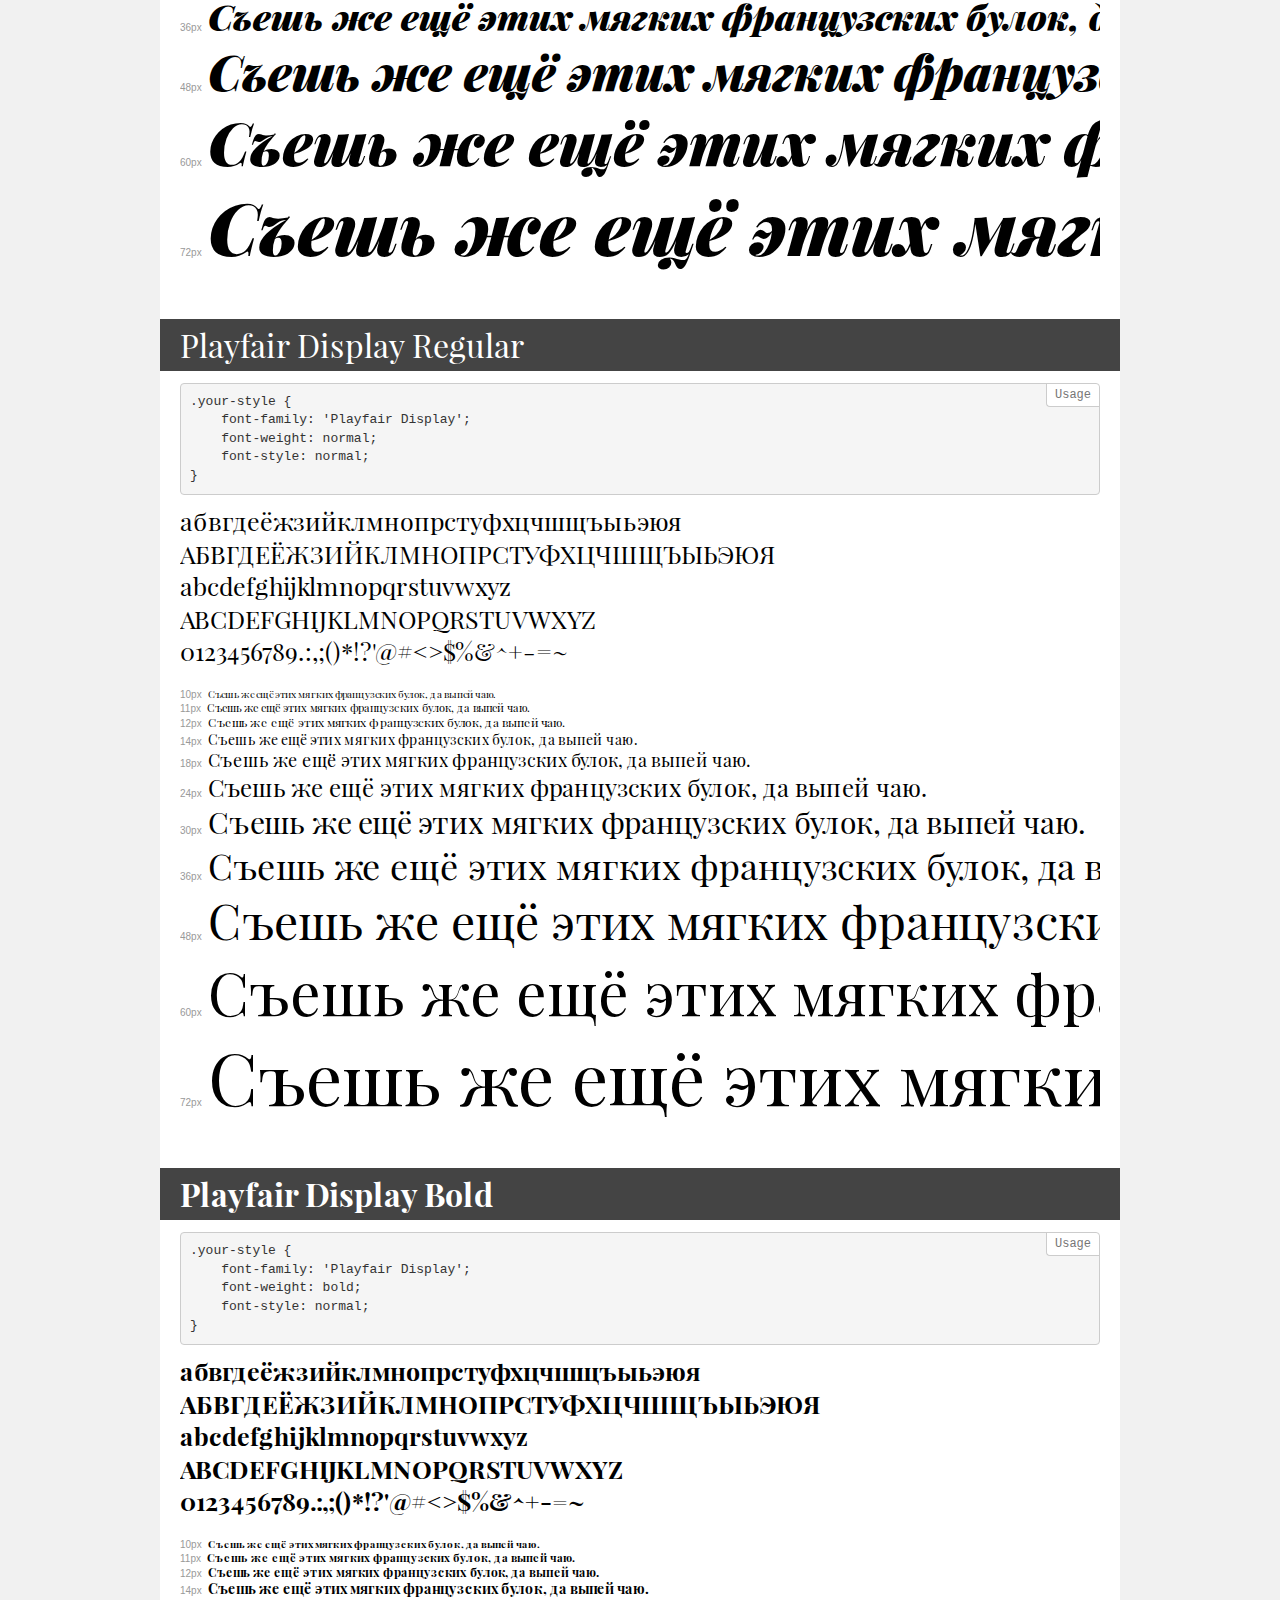
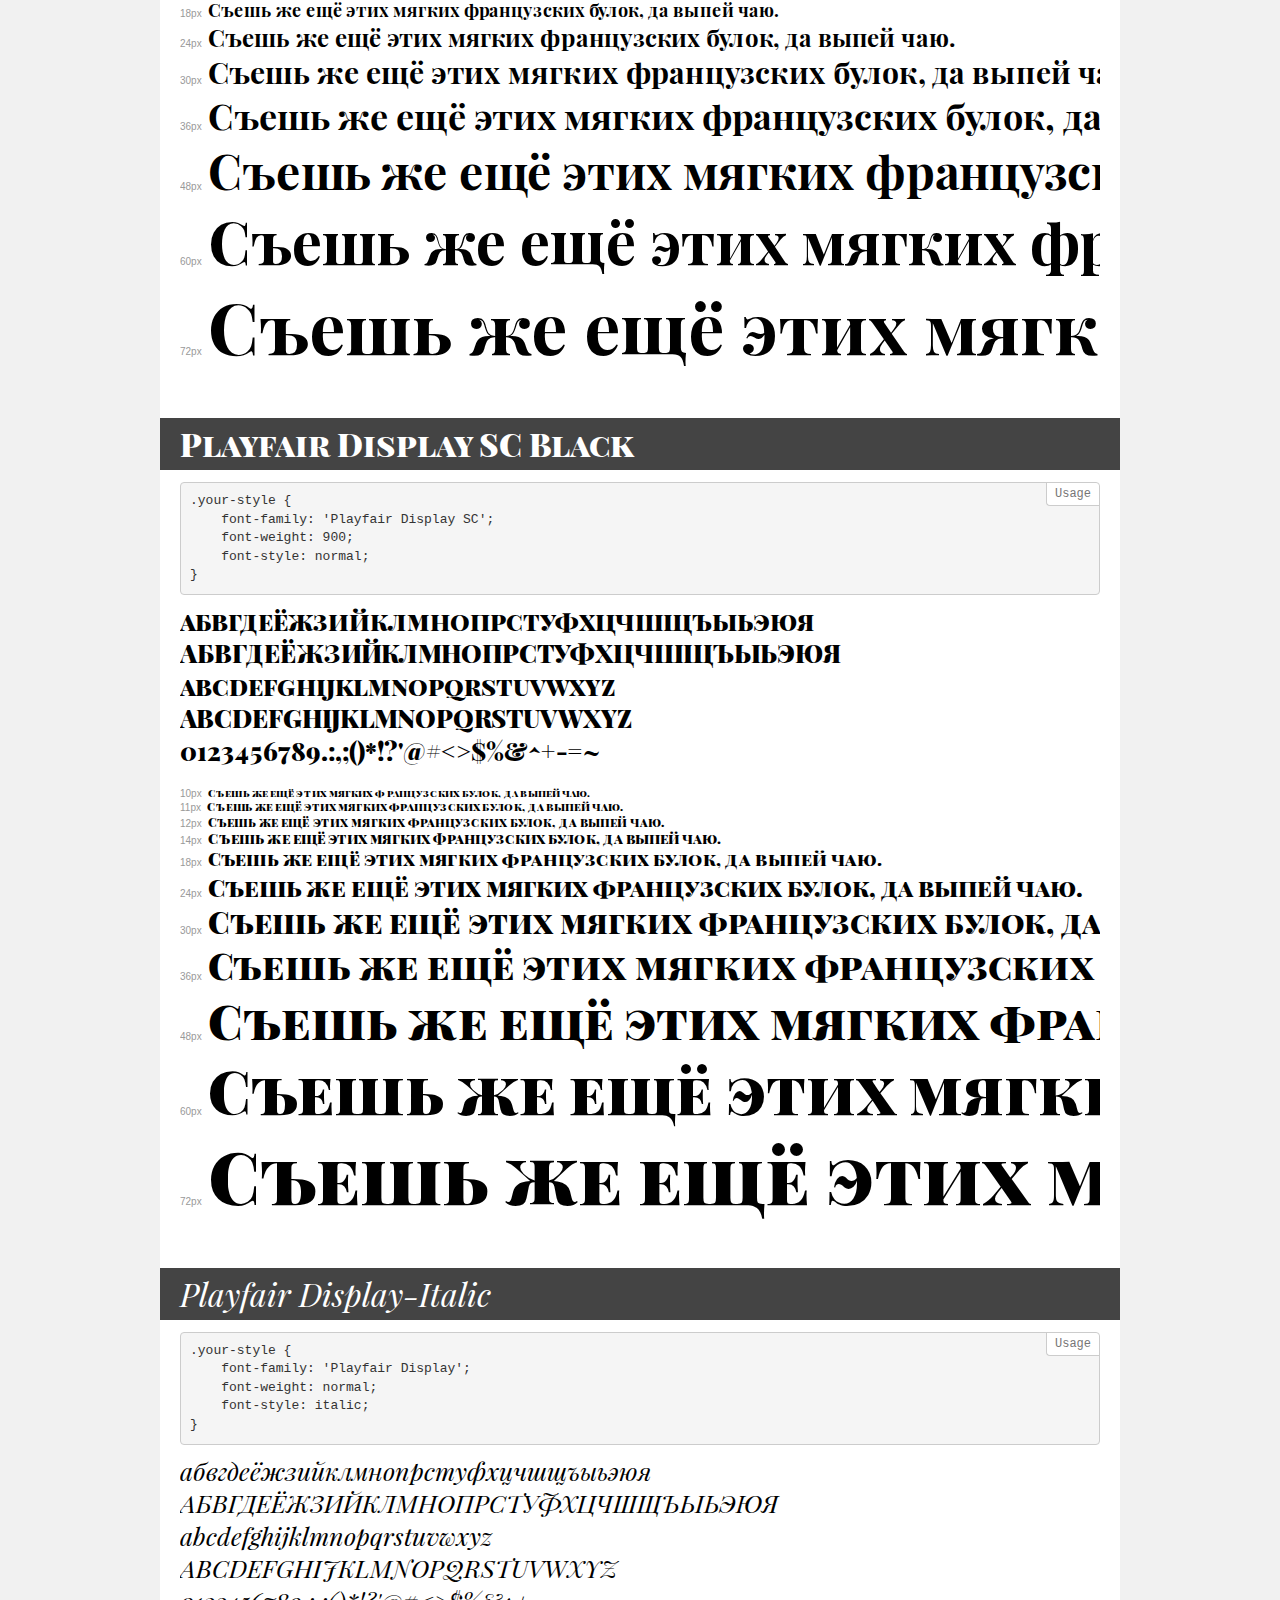
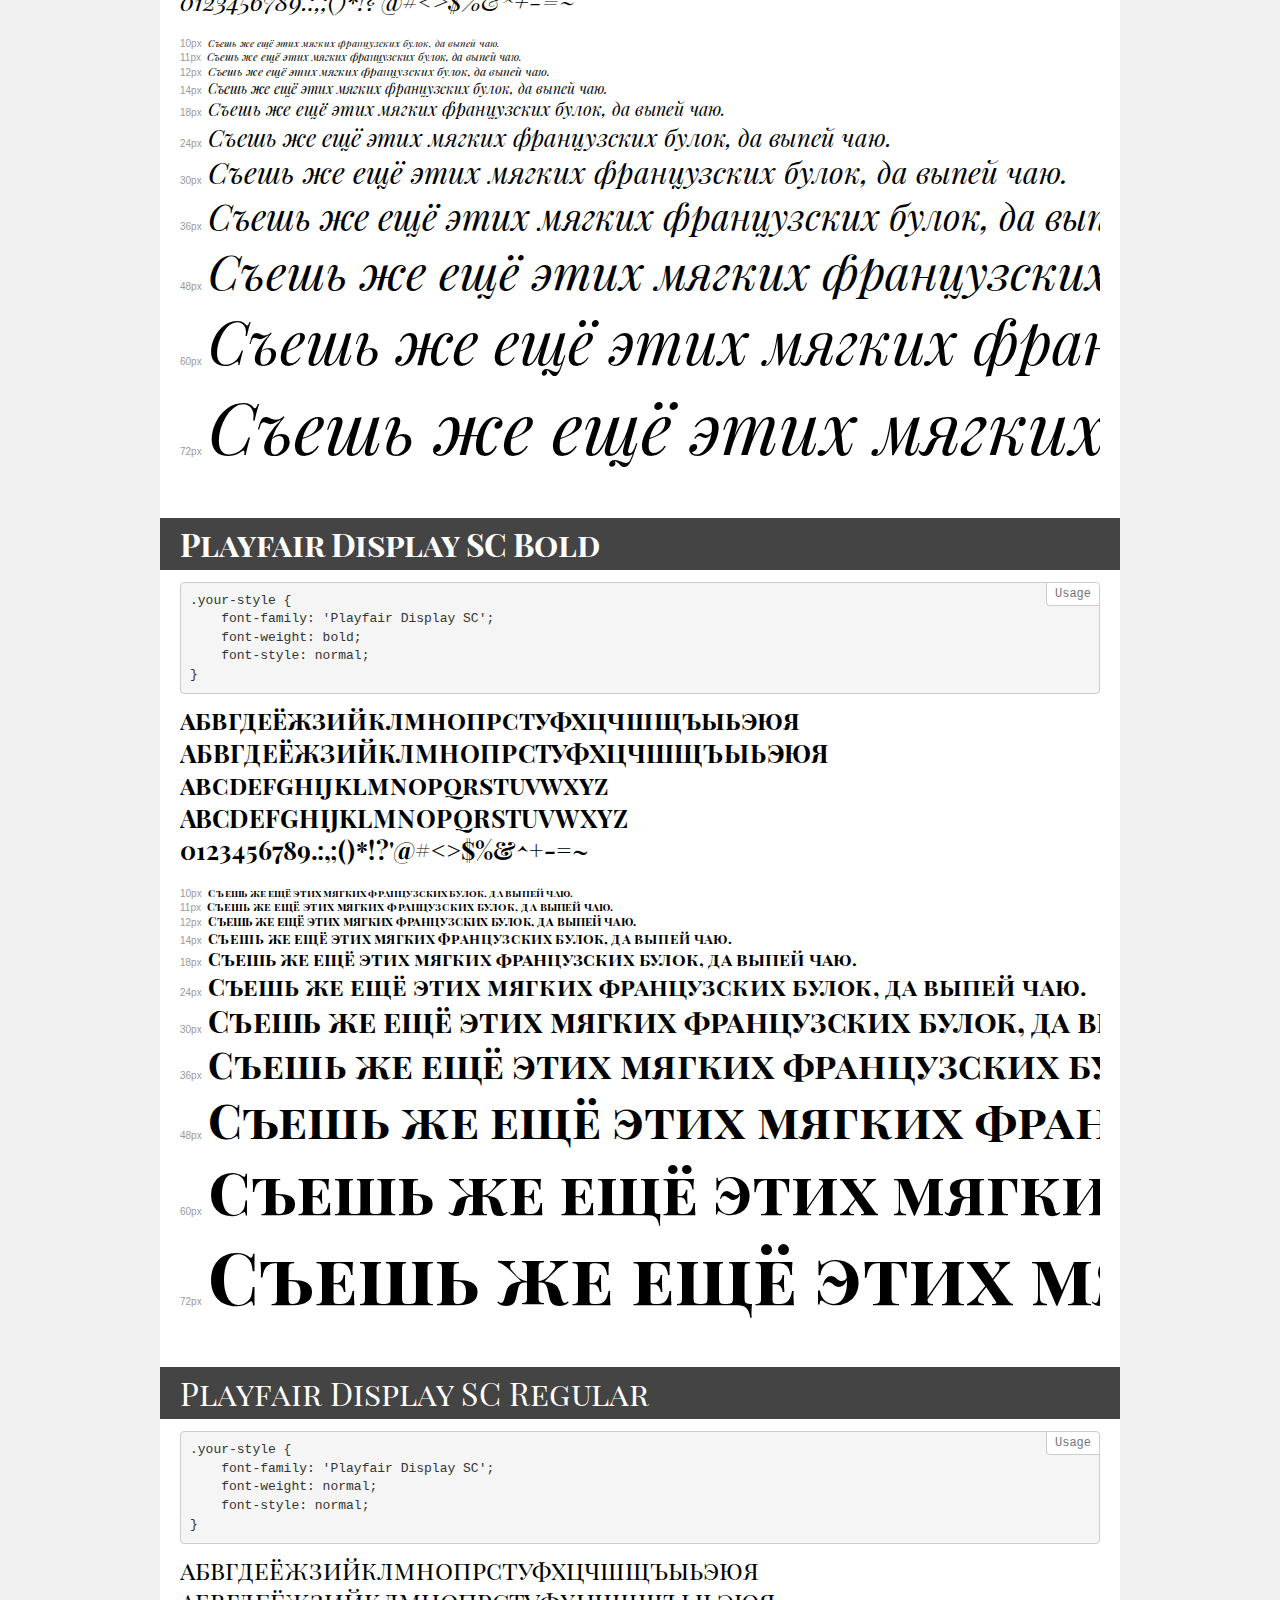
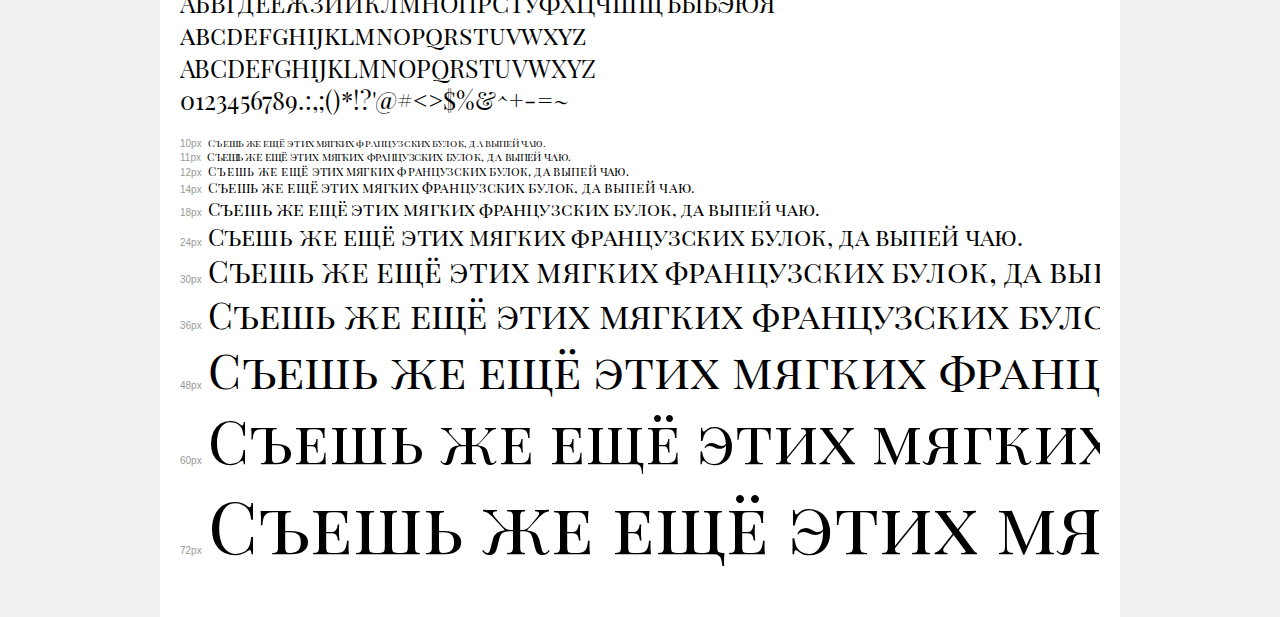
<file: fonts/PlayfairDisplay/demo.html>
<!DOCTYPE html>
<html>
<head>
	<meta charset="utf-8">
	<meta http-equiv="X-UA-Compatible" content="IE=edge">
	<meta name="viewport" content="width=device-width, initial-scale=1">
	<meta name="robots" content="noindex, noarchive">
	<title>Transfonter demo</title>
	<link href="stylesheet.css" rel="stylesheet">
	<style>
		/*
		http://meyerweb.com/eric/tools/css/reset/
		v2.0 | 20110126
		License: none (public domain)
		*/
		html, body, div, span, applet, object, iframe,
		h1, h2, h3, h4, h5, h6, p, blockquote, pre,
		a, abbr, acronym, address, big, cite, code,
		del, dfn, em, img, ins, kbd, q, s, samp,
		small, strike, strong, sub, sup, tt, var,
		b, u, i, center,
		dl, dt, dd, ol, ul, li,
		fieldset, form, label, legend,
		table, caption, tbody, tfoot, thead, tr, th, td,
		article, aside, canvas, details, embed,
		figure, figcaption, footer, header, hgroup,
		menu, nav, output, ruby, section, summary,
		time, mark, audio, video {
			margin: 0;
			padding: 0;
			border: 0;
			font-size: 100%;
			font: inherit;
			vertical-align: baseline;
		}
		/* HTML5 display-role reset for older browsers */
		article, aside, details, figcaption, figure,
		footer, header, hgroup, menu, nav, section {
			display: block;
		}
		body {
			line-height: 1;
		}
		ol, ul {
			list-style: none;
		}
		blockquote, q {
			quotes: none;
		}
		blockquote:before, blockquote:after,
		q:before, q:after {
			content: '';
			content: none;
		}
		table {
			border-collapse: collapse;
			border-spacing: 0;
		}
		/* common styles */
		body {
			background: #f1f1f1;
			color: #000;
		}
		.page {
			background: #fff;
			width: 920px;
			margin: 0 auto;
			padding: 20px 20px 0 20px;
			overflow: hidden;
		}
		.font-container {
			overflow-x: auto;
			overflow-y: hidden;
			margin-bottom: 40px;
			line-height: 1.3;
			white-space: nowrap;
			padding-bottom: 5px;
		}
		h1 {
			position: relative;
			background: #444;
			font-size: 32px;
			color: #fff;
			padding: 10px 20px;
			margin: 0 -20px 12px -20px;
		}
		.letters {
			font-size: 25px;
			margin-bottom: 20px;
		}
		.s10:before {
			content: '10px';
		}
		.s11:before {
			content: '11px';
		}
		.s12:before {
			content: '12px';
		}
		.s14:before {
			content: '14px';
		}
		.s18:before {
			content: '18px';
		}
		.s24:before {
			content: '24px';
		}
		.s30:before {
			content: '30px';
		}
		.s36:before {
			content: '36px';
		}
		.s48:before {
			content: '48px';
		}
		.s60:before {
			content: '60px';
		}
		.s72:before {
			content: '72px';
		}
		.s10:before, .s11:before, .s12:before, .s14:before,
		.s18:before, .s24:before, .s30:before, .s36:before,
		.s48:before, .s60:before, .s72:before {
			font-family: Arial, sans-serif;
			font-size: 10px;
			font-weight: normal;
			font-style: normal;
			color: #999;
			padding-right: 6px;
		}
		pre {
			display: block;
			position: relative;
			padding: 9px;
			margin: 0 0 10px;
			font-family: Monaco, Menlo, Consolas, "Courier New", monospace !important;
			font-size: 13px;
			line-height: 1.428571429;
			color: #333;
			font-weight: normal !important;
			font-style: normal !important;
			background-color: #f5f5f5;
			border: 1px solid #ccc;
			overflow-x: auto;
			border-radius: 4px;
		}
		pre:after {
			display: block;
			position: absolute;
			right: 0;
			top: 0;
			content: 'Usage';
			line-height: 1;
			padding: 5px 8px;
			font-size: 12px;
			color: #767676;
			background-color: #fff;
			border: 1px solid #ccc;
			border-right: none;
			border-top: none;
			border-radius: 0 4px 0 4px;
			z-index: 10;
		}
		/* responsive */
		@media (max-width: 959px) {
			.page {
				width: auto;
				margin: 0;
			}
		}
	</style>
</head>
<body>
<div class="page">
	<div class="demo" style="font-family: 'Playfair Display SC'; font-weight: 900; font-style: italic;">
		<h1>Playfair Display SC Black Italic</h1>
		<pre>.your-style {
    font-family: 'Playfair Display SC';
    font-weight: 900;
    font-style: italic;
}</pre>
		<div class="font-container">
			<p class="letters">
				абвгдеёжзийклмнопрстуфхцчшщъыьэюя <br />
				АБВГДЕЁЖЗИЙКЛМНОПРСТУФХЦЧШЩЪЫЬЭЮЯ <br />
				abcdefghijklmnopqrstuvwxyz <br />
				ABCDEFGHIJKLMNOPQRSTUVWXYZ <br />				0123456789.:,;()*!?'@#<>$%&^+-=~
			</p>
			<p class="s10" style="font-size: 10px;">Съешь же ещё этих мягких французских булок, да выпей чаю.</p>
			<p class="s11" style="font-size: 11px;">Съешь же ещё этих мягких французских булок, да выпей чаю.</p>
			<p class="s12" style="font-size: 12px;">Съешь же ещё этих мягких французских булок, да выпей чаю.</p>
			<p class="s14" style="font-size: 14px;">Съешь же ещё этих мягких французских булок, да выпей чаю.</p>
			<p class="s18" style="font-size: 18px;">Съешь же ещё этих мягких французских булок, да выпей чаю.</p>
			<p class="s24" style="font-size: 24px;">Съешь же ещё этих мягких французских булок, да выпей чаю.</p>
			<p class="s30" style="font-size: 30px;">Съешь же ещё этих мягких французских булок, да выпей чаю.</p>
			<p class="s36" style="font-size: 36px;">Съешь же ещё этих мягких французских булок, да выпей чаю.</p>
			<p class="s48" style="font-size: 48px;">Съешь же ещё этих мягких французских булок, да выпей чаю.</p>
			<p class="s60" style="font-size: 60px;">Съешь же ещё этих мягких французских булок, да выпей чаю.</p>
			<p class="s72" style="font-size: 72px;">Съешь же ещё этих мягких французских булок, да выпей чаю.</p>
		</div>
	</div>
	<div class="demo" style="font-family: 'Playfair Display SC'; font-weight: bold; font-style: italic;">
		<h1>Playfair Display SC Bold Italic</h1>
		<pre>.your-style {
    font-family: 'Playfair Display SC';
    font-weight: bold;
    font-style: italic;
}</pre>
		<div class="font-container">
			<p class="letters">
				абвгдеёжзийклмнопрстуфхцчшщъыьэюя <br />
				АБВГДЕЁЖЗИЙКЛМНОПРСТУФХЦЧШЩЪЫЬЭЮЯ <br />
				abcdefghijklmnopqrstuvwxyz <br />
				ABCDEFGHIJKLMNOPQRSTUVWXYZ <br />				0123456789.:,;()*!?'@#<>$%&^+-=~
			</p>
			<p class="s10" style="font-size: 10px;">Съешь же ещё этих мягких французских булок, да выпей чаю.</p>
			<p class="s11" style="font-size: 11px;">Съешь же ещё этих мягких французских булок, да выпей чаю.</p>
			<p class="s12" style="font-size: 12px;">Съешь же ещё этих мягких французских булок, да выпей чаю.</p>
			<p class="s14" style="font-size: 14px;">Съешь же ещё этих мягких французских булок, да выпей чаю.</p>
			<p class="s18" style="font-size: 18px;">Съешь же ещё этих мягких французских булок, да выпей чаю.</p>
			<p class="s24" style="font-size: 24px;">Съешь же ещё этих мягких французских булок, да выпей чаю.</p>
			<p class="s30" style="font-size: 30px;">Съешь же ещё этих мягких французских булок, да выпей чаю.</p>
			<p class="s36" style="font-size: 36px;">Съешь же ещё этих мягких французских булок, да выпей чаю.</p>
			<p class="s48" style="font-size: 48px;">Съешь же ещё этих мягких французских булок, да выпей чаю.</p>
			<p class="s60" style="font-size: 60px;">Съешь же ещё этих мягких французских булок, да выпей чаю.</p>
			<p class="s72" style="font-size: 72px;">Съешь же ещё этих мягких французских булок, да выпей чаю.</p>
		</div>
	</div>
	<div class="demo" style="font-family: 'Playfair Display SC'; font-weight: normal; font-style: italic;">
		<h1>Playfair Display SC Italic</h1>
		<pre>.your-style {
    font-family: 'Playfair Display SC';
    font-weight: normal;
    font-style: italic;
}</pre>
		<div class="font-container">
			<p class="letters">
				абвгдеёжзийклмнопрстуфхцчшщъыьэюя <br />
				АБВГДЕЁЖЗИЙКЛМНОПРСТУФХЦЧШЩЪЫЬЭЮЯ <br />
				abcdefghijklmnopqrstuvwxyz <br />
				ABCDEFGHIJKLMNOPQRSTUVWXYZ <br />				0123456789.:,;()*!?'@#<>$%&^+-=~
			</p>
			<p class="s10" style="font-size: 10px;">Съешь же ещё этих мягких французских булок, да выпей чаю.</p>
			<p class="s11" style="font-size: 11px;">Съешь же ещё этих мягких французских булок, да выпей чаю.</p>
			<p class="s12" style="font-size: 12px;">Съешь же ещё этих мягких французских булок, да выпей чаю.</p>
			<p class="s14" style="font-size: 14px;">Съешь же ещё этих мягких французских булок, да выпей чаю.</p>
			<p class="s18" style="font-size: 18px;">Съешь же ещё этих мягких французских булок, да выпей чаю.</p>
			<p class="s24" style="font-size: 24px;">Съешь же ещё этих мягких французских булок, да выпей чаю.</p>
			<p class="s30" style="font-size: 30px;">Съешь же ещё этих мягких французских булок, да выпей чаю.</p>
			<p class="s36" style="font-size: 36px;">Съешь же ещё этих мягких французских булок, да выпей чаю.</p>
			<p class="s48" style="font-size: 48px;">Съешь же ещё этих мягких французских булок, да выпей чаю.</p>
			<p class="s60" style="font-size: 60px;">Съешь же ещё этих мягких французских булок, да выпей чаю.</p>
			<p class="s72" style="font-size: 72px;">Съешь же ещё этих мягких французских булок, да выпей чаю.</p>
		</div>
	</div>
	<div class="demo" style="font-family: 'Playfair Display'; font-weight: bold; font-style: italic;">
		<h1>Playfair Display-Bold Italic</h1>
		<pre>.your-style {
    font-family: 'Playfair Display';
    font-weight: bold;
    font-style: italic;
}</pre>
		<div class="font-container">
			<p class="letters">
				абвгдеёжзийклмнопрстуфхцчшщъыьэюя <br />
				АБВГДЕЁЖЗИЙКЛМНОПРСТУФХЦЧШЩЪЫЬЭЮЯ <br />
				abcdefghijklmnopqrstuvwxyz <br />
				ABCDEFGHIJKLMNOPQRSTUVWXYZ <br />				0123456789.:,;()*!?'@#<>$%&^+-=~
			</p>
			<p class="s10" style="font-size: 10px;">Съешь же ещё этих мягких французских булок, да выпей чаю.</p>
			<p class="s11" style="font-size: 11px;">Съешь же ещё этих мягких французских булок, да выпей чаю.</p>
			<p class="s12" style="font-size: 12px;">Съешь же ещё этих мягких французских булок, да выпей чаю.</p>
			<p class="s14" style="font-size: 14px;">Съешь же ещё этих мягких французских булок, да выпей чаю.</p>
			<p class="s18" style="font-size: 18px;">Съешь же ещё этих мягких французских булок, да выпей чаю.</p>
			<p class="s24" style="font-size: 24px;">Съешь же ещё этих мягких французских булок, да выпей чаю.</p>
			<p class="s30" style="font-size: 30px;">Съешь же ещё этих мягких французских булок, да выпей чаю.</p>
			<p class="s36" style="font-size: 36px;">Съешь же ещё этих мягких французских булок, да выпей чаю.</p>
			<p class="s48" style="font-size: 48px;">Съешь же ещё этих мягких французских булок, да выпей чаю.</p>
			<p class="s60" style="font-size: 60px;">Съешь же ещё этих мягких французских булок, да выпей чаю.</p>
			<p class="s72" style="font-size: 72px;">Съешь же ещё этих мягких французских булок, да выпей чаю.</p>
		</div>
	</div>
	<div class="demo" style="font-family: 'Playfair Display'; font-weight: 900; font-style: normal;">
		<h1>Playfair Display Black</h1>
		<pre>.your-style {
    font-family: 'Playfair Display';
    font-weight: 900;
    font-style: normal;
}</pre>
		<div class="font-container">
			<p class="letters">
				абвгдеёжзийклмнопрстуфхцчшщъыьэюя <br />
				АБВГДЕЁЖЗИЙКЛМНОПРСТУФХЦЧШЩЪЫЬЭЮЯ <br />
				abcdefghijklmnopqrstuvwxyz <br />
				ABCDEFGHIJKLMNOPQRSTUVWXYZ <br />				0123456789.:,;()*!?'@#<>$%&^+-=~
			</p>
			<p class="s10" style="font-size: 10px;">Съешь же ещё этих мягких французских булок, да выпей чаю.</p>
			<p class="s11" style="font-size: 11px;">Съешь же ещё этих мягких французских булок, да выпей чаю.</p>
			<p class="s12" style="font-size: 12px;">Съешь же ещё этих мягких французских булок, да выпей чаю.</p>
			<p class="s14" style="font-size: 14px;">Съешь же ещё этих мягких французских булок, да выпей чаю.</p>
			<p class="s18" style="font-size: 18px;">Съешь же ещё этих мягких французских булок, да выпей чаю.</p>
			<p class="s24" style="font-size: 24px;">Съешь же ещё этих мягких французских булок, да выпей чаю.</p>
			<p class="s30" style="font-size: 30px;">Съешь же ещё этих мягких французских булок, да выпей чаю.</p>
			<p class="s36" style="font-size: 36px;">Съешь же ещё этих мягких французских булок, да выпей чаю.</p>
			<p class="s48" style="font-size: 48px;">Съешь же ещё этих мягких французских булок, да выпей чаю.</p>
			<p class="s60" style="font-size: 60px;">Съешь же ещё этих мягких французских булок, да выпей чаю.</p>
			<p class="s72" style="font-size: 72px;">Съешь же ещё этих мягких французских булок, да выпей чаю.</p>
		</div>
	</div>
	<div class="demo" style="font-family: 'Playfair Display'; font-weight: 900; font-style: italic;">
		<h1>Playfair Display-Black Italic</h1>
		<pre>.your-style {
    font-family: 'Playfair Display';
    font-weight: 900;
    font-style: italic;
}</pre>
		<div class="font-container">
			<p class="letters">
				абвгдеёжзийклмнопрстуфхцчшщъыьэюя <br />
				АБВГДЕЁЖЗИЙКЛМНОПРСТУФХЦЧШЩЪЫЬЭЮЯ <br />
				abcdefghijklmnopqrstuvwxyz <br />
				ABCDEFGHIJKLMNOPQRSTUVWXYZ <br />				0123456789.:,;()*!?'@#<>$%&^+-=~
			</p>
			<p class="s10" style="font-size: 10px;">Съешь же ещё этих мягких французских булок, да выпей чаю.</p>
			<p class="s11" style="font-size: 11px;">Съешь же ещё этих мягких французских булок, да выпей чаю.</p>
			<p class="s12" style="font-size: 12px;">Съешь же ещё этих мягких французских булок, да выпей чаю.</p>
			<p class="s14" style="font-size: 14px;">Съешь же ещё этих мягких французских булок, да выпей чаю.</p>
			<p class="s18" style="font-size: 18px;">Съешь же ещё этих мягких французских булок, да выпей чаю.</p>
			<p class="s24" style="font-size: 24px;">Съешь же ещё этих мягких французских булок, да выпей чаю.</p>
			<p class="s30" style="font-size: 30px;">Съешь же ещё этих мягких французских булок, да выпей чаю.</p>
			<p class="s36" style="font-size: 36px;">Съешь же ещё этих мягких французских булок, да выпей чаю.</p>
			<p class="s48" style="font-size: 48px;">Съешь же ещё этих мягких французских булок, да выпей чаю.</p>
			<p class="s60" style="font-size: 60px;">Съешь же ещё этих мягких французских булок, да выпей чаю.</p>
			<p class="s72" style="font-size: 72px;">Съешь же ещё этих мягких французских булок, да выпей чаю.</p>
		</div>
	</div>
	<div class="demo" style="font-family: 'Playfair Display'; font-weight: normal; font-style: normal;">
		<h1>Playfair Display Regular</h1>
		<pre>.your-style {
    font-family: 'Playfair Display';
    font-weight: normal;
    font-style: normal;
}</pre>
		<div class="font-container">
			<p class="letters">
				абвгдеёжзийклмнопрстуфхцчшщъыьэюя <br />
				АБВГДЕЁЖЗИЙКЛМНОПРСТУФХЦЧШЩЪЫЬЭЮЯ <br />
				abcdefghijklmnopqrstuvwxyz <br />
				ABCDEFGHIJKLMNOPQRSTUVWXYZ <br />				0123456789.:,;()*!?'@#<>$%&^+-=~
			</p>
			<p class="s10" style="font-size: 10px;">Съешь же ещё этих мягких французских булок, да выпей чаю.</p>
			<p class="s11" style="font-size: 11px;">Съешь же ещё этих мягких французских булок, да выпей чаю.</p>
			<p class="s12" style="font-size: 12px;">Съешь же ещё этих мягких французских булок, да выпей чаю.</p>
			<p class="s14" style="font-size: 14px;">Съешь же ещё этих мягких французских булок, да выпей чаю.</p>
			<p class="s18" style="font-size: 18px;">Съешь же ещё этих мягких французских булок, да выпей чаю.</p>
			<p class="s24" style="font-size: 24px;">Съешь же ещё этих мягких французских булок, да выпей чаю.</p>
			<p class="s30" style="font-size: 30px;">Съешь же ещё этих мягких французских булок, да выпей чаю.</p>
			<p class="s36" style="font-size: 36px;">Съешь же ещё этих мягких французских булок, да выпей чаю.</p>
			<p class="s48" style="font-size: 48px;">Съешь же ещё этих мягких французских булок, да выпей чаю.</p>
			<p class="s60" style="font-size: 60px;">Съешь же ещё этих мягких французских булок, да выпей чаю.</p>
			<p class="s72" style="font-size: 72px;">Съешь же ещё этих мягких французских булок, да выпей чаю.</p>
		</div>
	</div>
	<div class="demo" style="font-family: 'Playfair Display'; font-weight: bold; font-style: normal;">
		<h1>Playfair Display Bold</h1>
		<pre>.your-style {
    font-family: 'Playfair Display';
    font-weight: bold;
    font-style: normal;
}</pre>
		<div class="font-container">
			<p class="letters">
				абвгдеёжзийклмнопрстуфхцчшщъыьэюя <br />
				АБВГДЕЁЖЗИЙКЛМНОПРСТУФХЦЧШЩЪЫЬЭЮЯ <br />
				abcdefghijklmnopqrstuvwxyz <br />
				ABCDEFGHIJKLMNOPQRSTUVWXYZ <br />				0123456789.:,;()*!?'@#<>$%&^+-=~
			</p>
			<p class="s10" style="font-size: 10px;">Съешь же ещё этих мягких французских булок, да выпей чаю.</p>
			<p class="s11" style="font-size: 11px;">Съешь же ещё этих мягких французских булок, да выпей чаю.</p>
			<p class="s12" style="font-size: 12px;">Съешь же ещё этих мягких французских булок, да выпей чаю.</p>
			<p class="s14" style="font-size: 14px;">Съешь же ещё этих мягких французских булок, да выпей чаю.</p>
			<p class="s18" style="font-size: 18px;">Съешь же ещё этих мягких французских булок, да выпей чаю.</p>
			<p class="s24" style="font-size: 24px;">Съешь же ещё этих мягких французских булок, да выпей чаю.</p>
			<p class="s30" style="font-size: 30px;">Съешь же ещё этих мягких французских булок, да выпей чаю.</p>
			<p class="s36" style="font-size: 36px;">Съешь же ещё этих мягких французских булок, да выпей чаю.</p>
			<p class="s48" style="font-size: 48px;">Съешь же ещё этих мягких французских булок, да выпей чаю.</p>
			<p class="s60" style="font-size: 60px;">Съешь же ещё этих мягких французских булок, да выпей чаю.</p>
			<p class="s72" style="font-size: 72px;">Съешь же ещё этих мягких французских булок, да выпей чаю.</p>
		</div>
	</div>
	<div class="demo" style="font-family: 'Playfair Display SC'; font-weight: 900; font-style: normal;">
		<h1>Playfair Display SC Black</h1>
		<pre>.your-style {
    font-family: 'Playfair Display SC';
    font-weight: 900;
    font-style: normal;
}</pre>
		<div class="font-container">
			<p class="letters">
				абвгдеёжзийклмнопрстуфхцчшщъыьэюя <br />
				АБВГДЕЁЖЗИЙКЛМНОПРСТУФХЦЧШЩЪЫЬЭЮЯ <br />
				abcdefghijklmnopqrstuvwxyz <br />
				ABCDEFGHIJKLMNOPQRSTUVWXYZ <br />				0123456789.:,;()*!?'@#<>$%&^+-=~
			</p>
			<p class="s10" style="font-size: 10px;">Съешь же ещё этих мягких французских булок, да выпей чаю.</p>
			<p class="s11" style="font-size: 11px;">Съешь же ещё этих мягких французских булок, да выпей чаю.</p>
			<p class="s12" style="font-size: 12px;">Съешь же ещё этих мягких французских булок, да выпей чаю.</p>
			<p class="s14" style="font-size: 14px;">Съешь же ещё этих мягких французских булок, да выпей чаю.</p>
			<p class="s18" style="font-size: 18px;">Съешь же ещё этих мягких французских булок, да выпей чаю.</p>
			<p class="s24" style="font-size: 24px;">Съешь же ещё этих мягких французских булок, да выпей чаю.</p>
			<p class="s30" style="font-size: 30px;">Съешь же ещё этих мягких французских булок, да выпей чаю.</p>
			<p class="s36" style="font-size: 36px;">Съешь же ещё этих мягких французских булок, да выпей чаю.</p>
			<p class="s48" style="font-size: 48px;">Съешь же ещё этих мягких французских булок, да выпей чаю.</p>
			<p class="s60" style="font-size: 60px;">Съешь же ещё этих мягких французских булок, да выпей чаю.</p>
			<p class="s72" style="font-size: 72px;">Съешь же ещё этих мягких французских булок, да выпей чаю.</p>
		</div>
	</div>
	<div class="demo" style="font-family: 'Playfair Display'; font-weight: normal; font-style: italic;">
		<h1>Playfair Display-Italic</h1>
		<pre>.your-style {
    font-family: 'Playfair Display';
    font-weight: normal;
    font-style: italic;
}</pre>
		<div class="font-container">
			<p class="letters">
				абвгдеёжзийклмнопрстуфхцчшщъыьэюя <br />
				АБВГДЕЁЖЗИЙКЛМНОПРСТУФХЦЧШЩЪЫЬЭЮЯ <br />
				abcdefghijklmnopqrstuvwxyz <br />
				ABCDEFGHIJKLMNOPQRSTUVWXYZ <br />				0123456789.:,;()*!?'@#<>$%&^+-=~
			</p>
			<p class="s10" style="font-size: 10px;">Съешь же ещё этих мягких французских булок, да выпей чаю.</p>
			<p class="s11" style="font-size: 11px;">Съешь же ещё этих мягких французских булок, да выпей чаю.</p>
			<p class="s12" style="font-size: 12px;">Съешь же ещё этих мягких французских булок, да выпей чаю.</p>
			<p class="s14" style="font-size: 14px;">Съешь же ещё этих мягких французских булок, да выпей чаю.</p>
			<p class="s18" style="font-size: 18px;">Съешь же ещё этих мягких французских булок, да выпей чаю.</p>
			<p class="s24" style="font-size: 24px;">Съешь же ещё этих мягких французских булок, да выпей чаю.</p>
			<p class="s30" style="font-size: 30px;">Съешь же ещё этих мягких французских булок, да выпей чаю.</p>
			<p class="s36" style="font-size: 36px;">Съешь же ещё этих мягких французских булок, да выпей чаю.</p>
			<p class="s48" style="font-size: 48px;">Съешь же ещё этих мягких французских булок, да выпей чаю.</p>
			<p class="s60" style="font-size: 60px;">Съешь же ещё этих мягких французских булок, да выпей чаю.</p>
			<p class="s72" style="font-size: 72px;">Съешь же ещё этих мягких французских булок, да выпей чаю.</p>
		</div>
	</div>
	<div class="demo" style="font-family: 'Playfair Display SC'; font-weight: bold; font-style: normal;">
		<h1>Playfair Display SC Bold</h1>
		<pre>.your-style {
    font-family: 'Playfair Display SC';
    font-weight: bold;
    font-style: normal;
}</pre>
		<div class="font-container">
			<p class="letters">
				абвгдеёжзийклмнопрстуфхцчшщъыьэюя <br />
				АБВГДЕЁЖЗИЙКЛМНОПРСТУФХЦЧШЩЪЫЬЭЮЯ <br />
				abcdefghijklmnopqrstuvwxyz <br />
				ABCDEFGHIJKLMNOPQRSTUVWXYZ <br />				0123456789.:,;()*!?'@#<>$%&^+-=~
			</p>
			<p class="s10" style="font-size: 10px;">Съешь же ещё этих мягких французских булок, да выпей чаю.</p>
			<p class="s11" style="font-size: 11px;">Съешь же ещё этих мягких французских булок, да выпей чаю.</p>
			<p class="s12" style="font-size: 12px;">Съешь же ещё этих мягких французских булок, да выпей чаю.</p>
			<p class="s14" style="font-size: 14px;">Съешь же ещё этих мягких французских булок, да выпей чаю.</p>
			<p class="s18" style="font-size: 18px;">Съешь же ещё этих мягких французских булок, да выпей чаю.</p>
			<p class="s24" style="font-size: 24px;">Съешь же ещё этих мягких французских булок, да выпей чаю.</p>
			<p class="s30" style="font-size: 30px;">Съешь же ещё этих мягких французских булок, да выпей чаю.</p>
			<p class="s36" style="font-size: 36px;">Съешь же ещё этих мягких французских булок, да выпей чаю.</p>
			<p class="s48" style="font-size: 48px;">Съешь же ещё этих мягких французских булок, да выпей чаю.</p>
			<p class="s60" style="font-size: 60px;">Съешь же ещё этих мягких французских булок, да выпей чаю.</p>
			<p class="s72" style="font-size: 72px;">Съешь же ещё этих мягких французских булок, да выпей чаю.</p>
		</div>
	</div>
	<div class="demo" style="font-family: 'Playfair Display SC'; font-weight: normal; font-style: normal;">
		<h1>Playfair Display SC Regular</h1>
		<pre>.your-style {
    font-family: 'Playfair Display SC';
    font-weight: normal;
    font-style: normal;
}</pre>
		<div class="font-container">
			<p class="letters">
				абвгдеёжзийклмнопрстуфхцчшщъыьэюя <br />
				АБВГДЕЁЖЗИЙКЛМНОПРСТУФХЦЧШЩЪЫЬЭЮЯ <br />
				abcdefghijklmnopqrstuvwxyz <br />
				ABCDEFGHIJKLMNOPQRSTUVWXYZ <br />				0123456789.:,;()*!?'@#<>$%&^+-=~
			</p>
			<p class="s10" style="font-size: 10px;">Съешь же ещё этих мягких французских булок, да выпей чаю.</p>
			<p class="s11" style="font-size: 11px;">Съешь же ещё этих мягких французских булок, да выпей чаю.</p>
			<p class="s12" style="font-size: 12px;">Съешь же ещё этих мягких французских булок, да выпей чаю.</p>
			<p class="s14" style="font-size: 14px;">Съешь же ещё этих мягких французских булок, да выпей чаю.</p>
			<p class="s18" style="font-size: 18px;">Съешь же ещё этих мягких французских булок, да выпей чаю.</p>
			<p class="s24" style="font-size: 24px;">Съешь же ещё этих мягких французских булок, да выпей чаю.</p>
			<p class="s30" style="font-size: 30px;">Съешь же ещё этих мягких французских булок, да выпей чаю.</p>
			<p class="s36" style="font-size: 36px;">Съешь же ещё этих мягких французских булок, да выпей чаю.</p>
			<p class="s48" style="font-size: 48px;">Съешь же ещё этих мягких французских булок, да выпей чаю.</p>
			<p class="s60" style="font-size: 60px;">Съешь же ещё этих мягких французских булок, да выпей чаю.</p>
			<p class="s72" style="font-size: 72px;">Съешь же ещё этих мягких французских булок, да выпей чаю.</p>
		</div>
	</div>
</div>
</body>
</html>
</file>
<file: fonts/HelveticaNeueCyr/stylesheet.css>
/* This stylesheet generated by Transfonter (https://transfonter.org) on August 21, 2017 1:40 PM */

@font-face {
	font-family: 'HelveticaNeueCyr';
	src: url('HelveticaNeueCyr-Medium.eot');
	src: local('HelveticaNeueCyr-Medium'),
		url('HelveticaNeueCyr-Medium.eot?#iefix') format('embedded-opentype'),
		url('HelveticaNeueCyr-Medium.woff') format('woff'),
		url('HelveticaNeueCyr-Medium.ttf') format('truetype');
	font-weight: 500;
	font-style: normal;
}

@font-face {
	font-family: 'HelveticaNeueCyr';
	src: url('HelveticaNeueCyr-Heavy.eot');
	src: local('HelveticaNeueCyr-Heavy'),
		url('HelveticaNeueCyr-Heavy.eot?#iefix') format('embedded-opentype'),
		url('HelveticaNeueCyr-Heavy.woff') format('woff'),
		url('HelveticaNeueCyr-Heavy.ttf') format('truetype');
	font-weight: 900;
	font-style: normal;
}

@font-face {
	font-family: 'HelveticaNeueCyr';
	src: url('HelveticaNeueCyr-HeavyItalic.eot');
	src: local('HelveticaNeueCyr-HeavyItalic'),
		url('HelveticaNeueCyr-HeavyItalic.eot?#iefix') format('embedded-opentype'),
		url('HelveticaNeueCyr-HeavyItalic.woff') format('woff'),
		url('HelveticaNeueCyr-HeavyItalic.ttf') format('truetype');
	font-weight: 900;
	font-style: italic;
}

@font-face {
	font-family: 'HelveticaNeueCyr';
	src: url('HelveticaNeueCyr-Black.eot');
	src: local('HelveticaNeueCyr-Black'),
		url('HelveticaNeueCyr-Black.eot?#iefix') format('embedded-opentype'),
		url('HelveticaNeueCyr-Black.woff') format('woff'),
		url('HelveticaNeueCyr-Black.ttf') format('truetype');
	font-weight: 900;
	font-style: normal;
}

@font-face {
	font-family: 'HelveticaNeueCyr';
	src: url('HelveticaNeueCyr-UltraLightItalic.eot');
	src: local('HelveticaNeueCyr-UltraLightItalic'),
		url('HelveticaNeueCyr-UltraLightItalic.eot?#iefix') format('embedded-opentype'),
		url('HelveticaNeueCyr-UltraLightItalic.woff') format('woff'),
		url('HelveticaNeueCyr-UltraLightItalic.ttf') format('truetype');
	font-weight: 200;
	font-style: italic;
}

@font-face {
	font-family: 'HelveticaNeueCyr';
	src: url('HelveticaNeueCyr-BlackItalic.eot');
	src: local('HelveticaNeueCyr-BlackItalic'),
		url('HelveticaNeueCyr-BlackItalic.eot?#iefix') format('embedded-opentype'),
		url('HelveticaNeueCyr-BlackItalic.woff') format('woff'),
		url('HelveticaNeueCyr-BlackItalic.ttf') format('truetype');
	font-weight: 900;
	font-style: italic;
}

@font-face {
	font-family: 'HelveticaNeueCyr';
	src: url('HelveticaNeueCyr-ThinItalic.eot');
	src: local('HelveticaNeueCyr-ThinItalic'),
		url('HelveticaNeueCyr-ThinItalic.eot?#iefix') format('embedded-opentype'),
		url('HelveticaNeueCyr-ThinItalic.woff') format('woff'),
		url('HelveticaNeueCyr-ThinItalic.ttf') format('truetype');
	font-weight: 100;
	font-style: italic;
}

@font-face {
	font-family: 'HelveticaNeueCyr';
	src: url('HelveticaNeueCyr-MediumItalic.eot');
	src: local('HelveticaNeueCyr-MediumItalic'),
		url('HelveticaNeueCyr-MediumItalic.eot?#iefix') format('embedded-opentype'),
		url('HelveticaNeueCyr-MediumItalic.woff') format('woff'),
		url('HelveticaNeueCyr-MediumItalic.ttf') format('truetype');
	font-weight: 500;
	font-style: italic;
}

@font-face {
	font-family: 'HelveticaNeueCyr';
	src: url('HelveticaNeueCyr-LightItalic.eot');
	src: local('HelveticaNeueCyr-LightItalic'),
		url('HelveticaNeueCyr-LightItalic.eot?#iefix') format('embedded-opentype'),
		url('HelveticaNeueCyr-LightItalic.woff') format('woff'),
		url('HelveticaNeueCyr-LightItalic.ttf') format('truetype');
	font-weight: 300;
	font-style: italic;
}

@font-face {
	font-family: 'HelveticaNeueCyr';
	src: url('HelveticaNeueCyr-UltraLight.eot');
	src: local('HelveticaNeueCyr-UltraLight'),
		url('HelveticaNeueCyr-UltraLight.eot?#iefix') format('embedded-opentype'),
		url('HelveticaNeueCyr-UltraLight.woff') format('woff'),
		url('HelveticaNeueCyr-UltraLight.ttf') format('truetype');
	font-weight: 200;
	font-style: normal;
}

@font-face {
	font-family: 'HelveticaNeueCyr';
	src: url('HelveticaNeueCyr-BoldItalic.eot');
	src: local('HelveticaNeueCyr-BoldItalic'),
		url('HelveticaNeueCyr-BoldItalic.eot?#iefix') format('embedded-opentype'),
		url('HelveticaNeueCyr-BoldItalic.woff') format('woff'),
		url('HelveticaNeueCyr-BoldItalic.ttf') format('truetype');
	font-weight: bold;
	font-style: italic;
}

@font-face {
	font-family: 'HelveticaNeueCyr';
	src: url('HelveticaNeueCyr-Italic.eot');
	src: local('HelveticaNeueCyr-Italic'),
		url('HelveticaNeueCyr-Italic.eot?#iefix') format('embedded-opentype'),
		url('HelveticaNeueCyr-Italic.woff') format('woff'),
		url('HelveticaNeueCyr-Italic.ttf') format('truetype');
	font-weight: 500;
	font-style: italic;
}

@font-face {
	font-family: 'HelveticaNeueCyr';
	src: url('HelveticaNeueCyr-Roman.eot');
	src: local('HelveticaNeueCyr-Roman'),
		url('HelveticaNeueCyr-Roman.eot?#iefix') format('embedded-opentype'),
		url('HelveticaNeueCyr-Roman.woff') format('woff'),
		url('HelveticaNeueCyr-Roman.ttf') format('truetype');
	font-weight: normal;
	font-style: normal;
}

@font-face {
	font-family: 'HelveticaNeueCyr';
	src: url('HelveticaNeueCyr-Bold.eot');
	src: local('HelveticaNeueCyr-Bold'),
		url('HelveticaNeueCyr-Bold.eot?#iefix') format('embedded-opentype'),
		url('HelveticaNeueCyr-Bold.woff') format('woff'),
		url('HelveticaNeueCyr-Bold.ttf') format('truetype');
	font-weight: bold;
	font-style: normal;
}

@font-face {
	font-family: 'HelveticaNeueCyr';
	src: url('HelveticaNeueCyr-Light.eot');
	src: local('HelveticaNeueCyr-Light'),
		url('HelveticaNeueCyr-Light.eot?#iefix') format('embedded-opentype'),
		url('HelveticaNeueCyr-Light.woff') format('woff'),
		url('HelveticaNeueCyr-Light.ttf') format('truetype');
	font-weight: 300;
	font-style: normal;
}

@font-face {
	font-family: 'HelveticaNeueCyr';
	src: url('HelveticaNeueCyr-Thin.eot');
	src: local('HelveticaNeueCyr-Thin'),
		url('HelveticaNeueCyr-Thin.eot?#iefix') format('embedded-opentype'),
		url('HelveticaNeueCyr-Thin.woff') format('woff'),
		url('HelveticaNeueCyr-Thin.ttf') format('truetype');
	font-weight: 100;
	font-style: normal;
}
</file>
<file: fonts/PlayfairDisplay/stylesheet.css>
/* This stylesheet generated by Transfonter (https://transfonter.org) on September 22, 2017 5:09 PM */

@font-face {
	font-family: 'Playfair Display SC';
	src: url('PlayfairDisplaySC-BlackItalic.eot');
	src: local('Playfair Display SC Black Italic'), local('PlayfairDisplaySC-BlackItalic'),
		url('PlayfairDisplaySC-BlackItalic.eot?#iefix') format('embedded-opentype'),
		url('PlayfairDisplaySC-BlackItalic.woff') format('woff'),
		url('PlayfairDisplaySC-BlackItalic.ttf') format('truetype');
	font-weight: 900;
	font-style: italic;
}

@font-face {
	font-family: 'Playfair Display SC';
	src: url('PlayfairDisplaySC-BoldItalic.eot');
	src: local('Playfair Display SC Bold Italic'), local('PlayfairDisplaySC-BoldItalic'),
		url('PlayfairDisplaySC-BoldItalic.eot?#iefix') format('embedded-opentype'),
		url('PlayfairDisplaySC-BoldItalic.woff') format('woff'),
		url('PlayfairDisplaySC-BoldItalic.ttf') format('truetype');
	font-weight: bold;
	font-style: italic;
}

@font-face {
	font-family: 'Playfair Display SC';
	src: url('PlayfairDisplaySC-Italic.eot');
	src: local('Playfair Display SC Italic'), local('PlayfairDisplaySC-Italic'),
		url('PlayfairDisplaySC-Italic.eot?#iefix') format('embedded-opentype'),
		url('PlayfairDisplaySC-Italic.woff') format('woff'),
		url('PlayfairDisplaySC-Italic.ttf') format('truetype');
	font-weight: normal;
	font-style: italic;
}

@font-face {
	font-family: 'Playfair Display';
	src: url('PlayfairDisplay-BoldItalic.eot');
	src: local('Playfair Display-Bold Italic'), local('PlayfairDisplay-BoldItalic'),
		url('PlayfairDisplay-BoldItalic.eot?#iefix') format('embedded-opentype'),
		url('PlayfairDisplay-BoldItalic.woff') format('woff'),
		url('PlayfairDisplay-BoldItalic.ttf') format('truetype');
	font-weight: bold;
	font-style: italic;
}

@font-face {
	font-family: 'Playfair Display';
	src: url('PlayfairDisplay-Black.eot');
	src: local('Playfair Display Black'), local('PlayfairDisplay-Black'),
		url('PlayfairDisplay-Black.eot?#iefix') format('embedded-opentype'),
		url('PlayfairDisplay-Black.woff') format('woff'),
		url('PlayfairDisplay-Black.ttf') format('truetype');
	font-weight: 900;
	font-style: normal;
}

@font-face {
	font-family: 'Playfair Display';
	src: url('PlayfairDisplay-BlackItalic.eot');
	src: local('Playfair Display-Black Italic'), local('PlayfairDisplay-BlackItalic'),
		url('PlayfairDisplay-BlackItalic.eot?#iefix') format('embedded-opentype'),
		url('PlayfairDisplay-BlackItalic.woff') format('woff'),
		url('PlayfairDisplay-BlackItalic.ttf') format('truetype');
	font-weight: 900;
	font-style: italic;
}

@font-face {
	font-family: 'Playfair Display';
	src: url('PlayfairDisplay-Regular.eot');
	src: local('Playfair Display Regular'), local('PlayfairDisplay-Regular'),
		url('PlayfairDisplay-Regular.eot?#iefix') format('embedded-opentype'),
		url('PlayfairDisplay-Regular.woff') format('woff'),
		url('PlayfairDisplay-Regular.ttf') format('truetype');
	font-weight: normal;
	font-style: normal;
}

@font-face {
	font-family: 'Playfair Display';
	src: url('PlayfairDisplay-Bold.eot');
	src: local('Playfair Display Bold'), local('PlayfairDisplay-Bold'),
		url('PlayfairDisplay-Bold.eot?#iefix') format('embedded-opentype'),
		url('PlayfairDisplay-Bold.woff') format('woff'),
		url('PlayfairDisplay-Bold.ttf') format('truetype');
	font-weight: bold;
	font-style: normal;
}

@font-face {
	font-family: 'Playfair Display SC';
	src: url('PlayfairDisplaySC-Black.eot');
	src: local('Playfair Display SC Black'), local('PlayfairDisplaySC-Black'),
		url('PlayfairDisplaySC-Black.eot?#iefix') format('embedded-opentype'),
		url('PlayfairDisplaySC-Black.woff') format('woff'),
		url('PlayfairDisplaySC-Black.ttf') format('truetype');
	font-weight: 900;
	font-style: normal;
}

@font-face {
	font-family: 'Playfair Display';
	src: url('PlayfairDisplay-Italic.eot');
	src: local('Playfair Display-Italic'), local('PlayfairDisplay-Italic'),
		url('PlayfairDisplay-Italic.eot?#iefix') format('embedded-opentype'),
		url('PlayfairDisplay-Italic.woff') format('woff'),
		url('PlayfairDisplay-Italic.ttf') format('truetype');
	font-weight: normal;
	font-style: italic;
}

@font-face {
	font-family: 'Playfair Display SC';
	src: url('PlayfairDisplaySC-Bold.eot');
	src: local('Playfair Display SC Bold'), local('PlayfairDisplaySC-Bold'),
		url('PlayfairDisplaySC-Bold.eot?#iefix') format('embedded-opentype'),
		url('PlayfairDisplaySC-Bold.woff') format('woff'),
		url('PlayfairDisplaySC-Bold.ttf') format('truetype');
	font-weight: bold;
	font-style: normal;
}

@font-face {
	font-family: 'Playfair Display SC';
	src: url('PlayfairDisplaySC-Regular.eot');
	src: local('Playfair Display SC Regular'), local('PlayfairDisplaySC-Regular'),
		url('PlayfairDisplaySC-Regular.eot?#iefix') format('embedded-opentype'),
		url('PlayfairDisplaySC-Regular.woff') format('woff'),
		url('PlayfairDisplaySC-Regular.ttf') format('truetype');
	font-weight: normal;
	font-style: normal;
}
</file>
